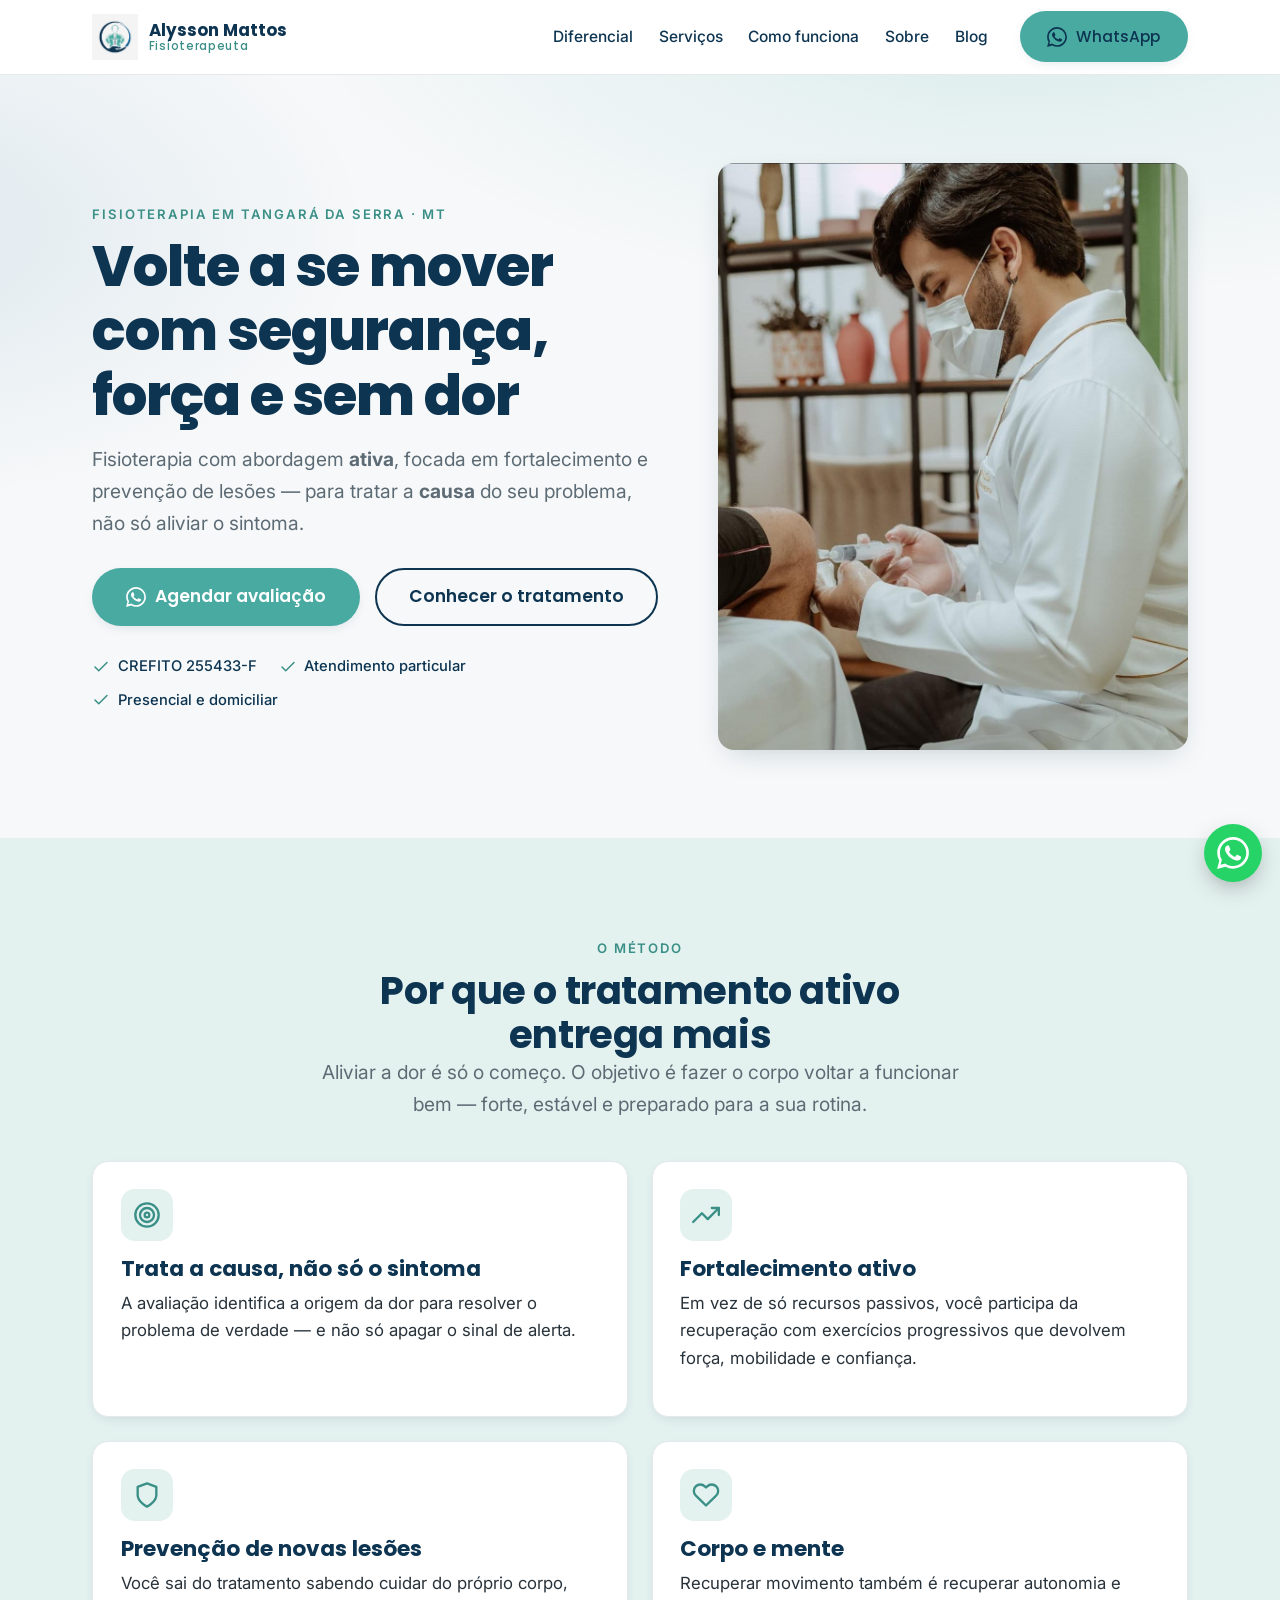
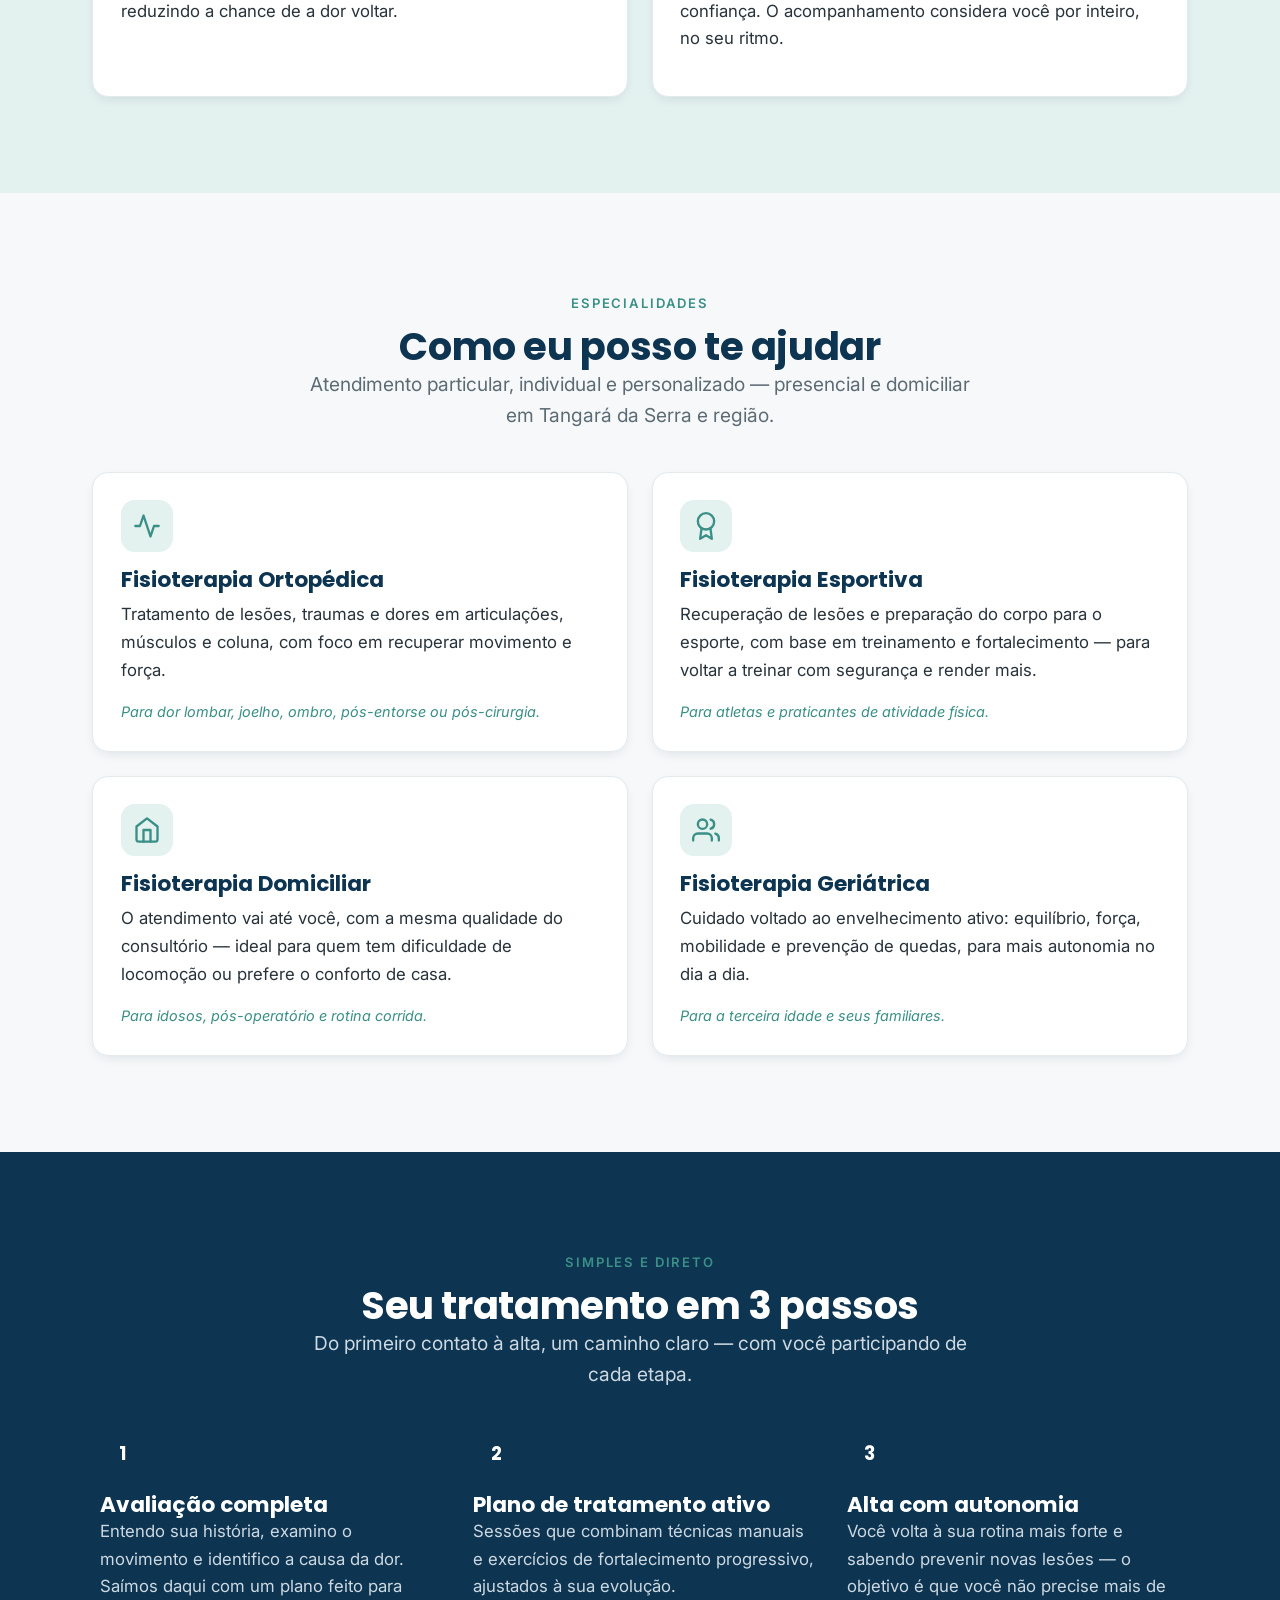
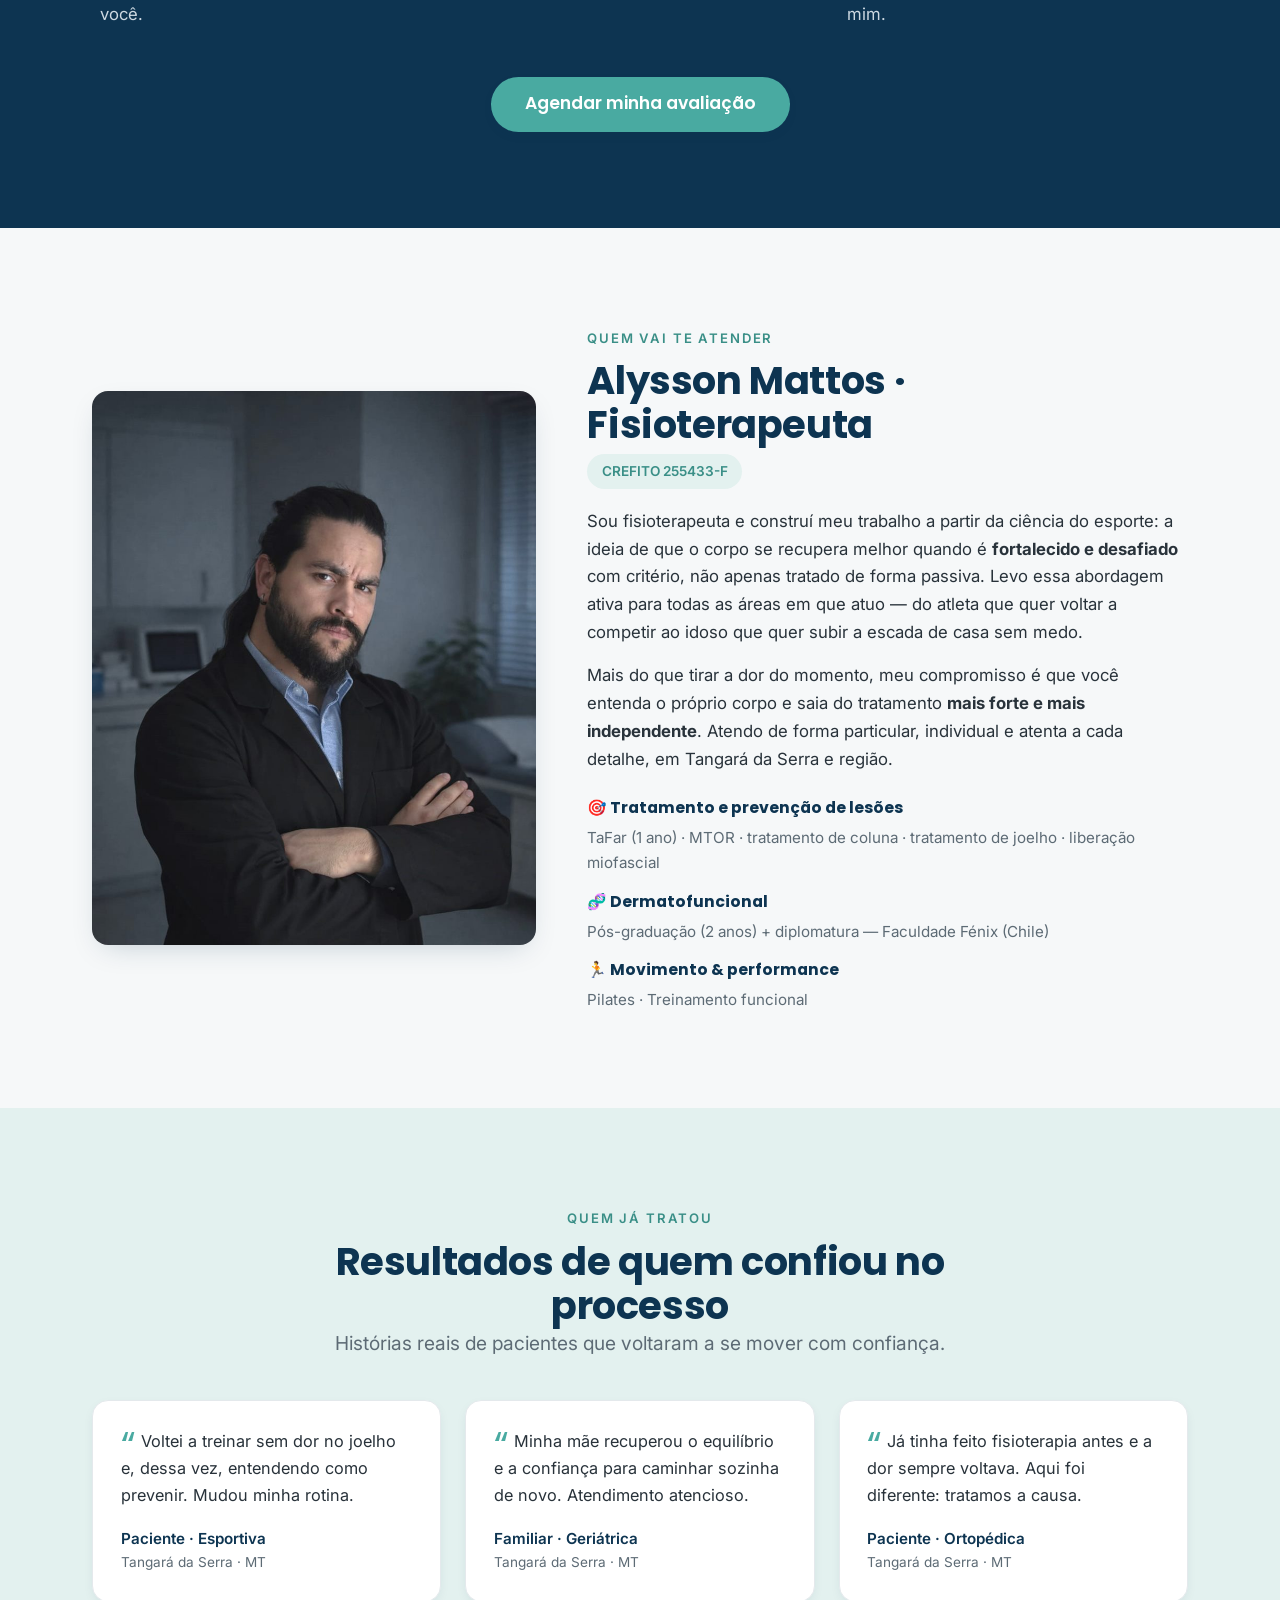
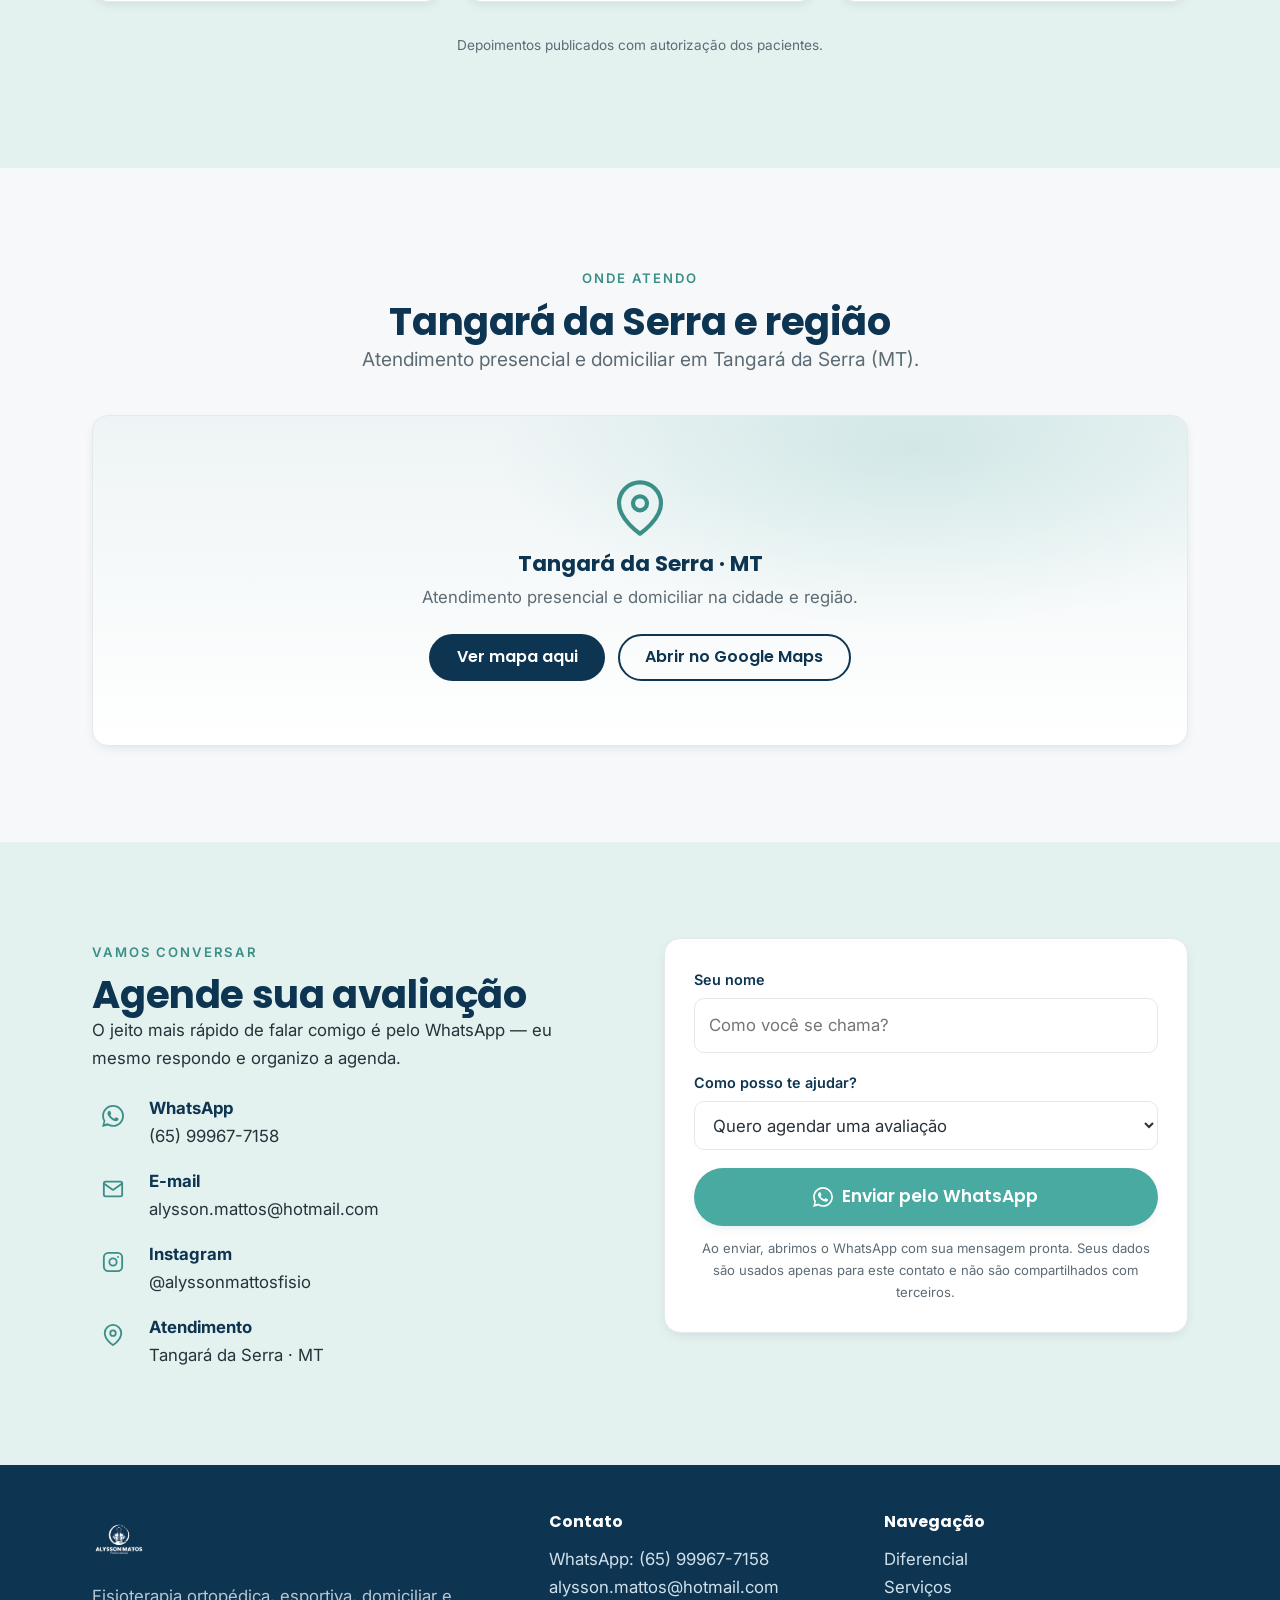
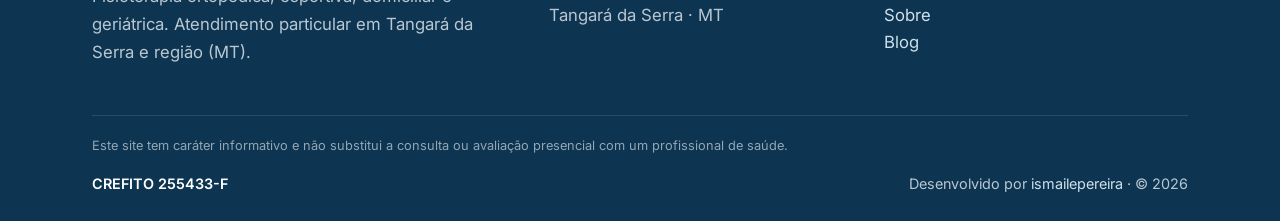
<file: index.html>
<!DOCTYPE html>
<html lang="pt-BR">
<head>
  <meta charset="UTF-8" />
  <meta name="viewport" content="width=device-width, initial-scale=1.0" />
  <title>Alysson Mattos · Fisioterapeuta em Tangará da Serra (MT)</title>
  <meta name="description" content="Fisioterapia ortopédica, esportiva, domiciliar e geriátrica em Tangará da Serra (MT). Abordagem ativa, focada em fortalecimento e prevenção de lesões. Atendimento particular." />
  <meta name="author" content="Alysson Mattos" />
  <link rel="canonical" href="https://ismailepereira.github.io/alysson-mattos-site/" />

  <!-- Open Graph -->
  <meta property="og:type" content="website" />
  <meta property="og:url" content="https://ismailepereira.github.io/alysson-mattos-site/" />
  <meta property="og:site_name" content="Alysson Mattos · Fisioterapeuta" />
  <meta property="og:title" content="Alysson Mattos · Fisioterapeuta em Tangará da Serra (MT)" />
  <meta property="og:description" content="Abordagem ativa, focada em fortalecimento e prevenção de lesões. Atendimento particular em Tangará da Serra (MT)." />
  <meta property="og:image" content="https://ismailepereira.github.io/alysson-mattos-site/assets/img/og-cover.png" />
  <meta property="og:image:width" content="1200" />
  <meta property="og:image:height" content="630" />
  <meta property="og:locale" content="pt_BR" />
  <meta name="twitter:card" content="summary_large_image" />
  <meta name="twitter:title" content="Alysson Mattos · Fisioterapeuta em Tangará da Serra (MT)" />
  <meta name="twitter:description" content="Fisioterapia com abordagem ativa: fortalecimento e prevenção de lesões." />
  <meta name="twitter:image" content="https://ismailepereira.github.io/alysson-mattos-site/assets/img/og-cover.png" />

  <!-- Favicons -->
  <link rel="icon" type="image/png" sizes="32x32" href="./assets/icons/favicon-32.png" />
  <link rel="icon" type="image/png" sizes="16x16" href="./assets/icons/favicon-16.png" />
  <link rel="apple-touch-icon" href="./assets/icons/favicon-180.png" />

  <!-- Fontes -->
  <link rel="preconnect" href="https://fonts.googleapis.com" />
  <link rel="preconnect" href="https://fonts.gstatic.com" crossorigin />
  <link href="https://fonts.googleapis.com/css2?family=Inter:wght@400;500;600&family=Poppins:wght@600;700;800&display=swap" rel="stylesheet" />

  <link rel="stylesheet" href="./assets/css/styles.css" />
  <script type="application/ld+json">
  {
    "@context": "https://schema.org",
    "@type": "Physiotherapy",
    "name": "Alysson Mattos · Fisioterapeuta",
    "description": "Fisioterapia ortopédica, esportiva, domiciliar e geriátrica com abordagem ativa, em Tangará da Serra (MT). Atendimento particular.",
    "url": "https://ismailepereira.github.io/alysson-mattos-site/",
    "image": "https://ismailepereira.github.io/alysson-mattos-site/assets/img/og-cover.png",
    "telephone": "+5565999677158",
    "email": "alysson.mattos@hotmail.com",
    "priceRange": "$$",
    "medicalSpecialty": "Physiotherapy",
    "areaServed": { "@type": "City", "name": "Tangará da Serra", "addressRegion": "MT", "addressCountry": "BR" },
    "address": { "@type": "PostalAddress", "addressLocality": "Tangará da Serra", "addressRegion": "MT", "addressCountry": "BR" },
    "founder": { "@type": "Person", "name": "Alysson Mattos", "jobTitle": "Fisioterapeuta", "identifier": "CREFITO 255433-F" },
    "sameAs": ["https://instagram.com/alyssonmattosfisio"]
  }
  </script>
</head>
<body>
  <a class="skip-link" href="#conteudo">Pular para o conteúdo</a>

  <!-- ============ HEADER ============ -->
  <header class="header">
    <div class="container header__inner">
      <a class="brand" href="#topo" aria-label="Alysson Mattos · Fisioterapeuta — início">
        <img src="./assets/logo/icone.png" alt="" />
        <span class="brand__name">Alysson Mattos<span>Fisioterapeuta</span></span>
      </a>

      <nav class="nav" aria-label="Navegação principal">
        <ul class="nav-list">
          <li><a href="#diferencial">Diferencial</a></li>
          <li><a href="#servicos">Serviços</a></li>
          <li><a href="#como-funciona">Como funciona</a></li>
          <li><a href="#sobre">Sobre</a></li>
          <li><a href="blog.html">Blog</a></li>
          <li class="nav-cta">
            <a class="btn btn--whatsapp" href="https://wa.me/5565999677158" target="_blank" rel="noopener">
              <svg class="ico" viewBox="0 0 24 24" aria-hidden="true"><path d="M.057 24l1.687-6.163a11.867 11.867 0 01-1.587-5.946C.16 5.335 5.495 0 12.05 0a11.82 11.82 0 018.413 3.488 11.82 11.82 0 013.48 8.414c-.003 6.557-5.338 11.892-11.893 11.892a11.9 11.9 0 01-5.688-1.448L.057 24zm6.597-3.807c1.676.995 3.276 1.591 5.392 1.592 5.448 0 9.886-4.434 9.889-9.885.002-5.462-4.415-9.89-9.881-9.892-5.452 0-9.887 4.434-9.889 9.884a9.86 9.86 0 001.51 5.26l-.999 3.648 3.738-.979zm11.387-5.464c-.074-.124-.272-.198-.57-.347-.297-.149-1.758-.868-2.031-.967-.272-.099-.47-.149-.669.149-.198.297-.768.967-.941 1.165-.173.198-.347.223-.644.074-.297-.149-1.255-.462-2.39-1.475-.883-.788-1.48-1.761-1.653-2.059-.173-.297-.018-.458.13-.606.134-.133.297-.347.446-.521.151-.172.2-.296.3-.495.099-.198.05-.372-.025-.521-.075-.148-.669-1.611-.916-2.206-.242-.579-.487-.501-.669-.51l-.57-.01c-.198 0-.52.074-.792.372-.272.297-1.04 1.016-1.04 2.479 0 1.462 1.065 2.875 1.213 3.074.149.198 2.096 3.2 5.077 4.487.709.306 1.263.489 1.694.626.712.226 1.36.194 1.872.118.571-.085 1.758-.719 2.006-1.413.248-.694.248-1.289.173-1.413z"/></svg>
              WhatsApp
            </a>
          </li>
        </ul>
      </nav>

      <button class="nav-toggle" aria-label="Abrir menu" aria-expanded="false" aria-controls="nav">
        <span></span><span></span><span></span>
      </button>
    </div>
  </header>

  <main id="conteudo">
    <!-- ============ HERO ============ -->
    <section class="hero" id="topo">
      <div class="container hero__grid">
        <div class="hero__content reveal">
          <span class="eyebrow">Fisioterapia em Tangará da Serra · MT</span>
          <h1 class="hero__title">Volte a se mover com segurança, força e sem dor</h1>
          <p class="lead">
            Fisioterapia com abordagem <strong>ativa</strong>, focada em fortalecimento e
            prevenção de lesões — para tratar a <strong>causa</strong> do seu problema, não só
            aliviar o sintoma.
          </p>
          <div class="hero__cta">
            <a class="btn btn--whatsapp btn--lg" href="https://wa.me/5565999677158?text=Ol%C3%A1%2C%20Alysson!%20Vim%20pelo%20site%20e%20gostaria%20de%20agendar%20uma%20avalia%C3%A7%C3%A3o." target="_blank" rel="noopener">
              <svg class="ico" viewBox="0 0 24 24" aria-hidden="true"><path d="M.057 24l1.687-6.163a11.867 11.867 0 01-1.587-5.946C.16 5.335 5.495 0 12.05 0a11.82 11.82 0 018.413 3.488 11.82 11.82 0 013.48 8.414c-.003 6.557-5.338 11.892-11.893 11.892a11.9 11.9 0 01-5.688-1.448L.057 24zm6.597-3.807c1.676.995 3.276 1.591 5.392 1.592 5.448 0 9.886-4.434 9.889-9.885.002-5.462-4.415-9.89-9.881-9.892-5.452 0-9.887 4.434-9.889 9.884a9.86 9.86 0 001.51 5.26l-.999 3.648 3.738-.979zm11.387-5.464c-.074-.124-.272-.198-.57-.347-.297-.149-1.758-.868-2.031-.967-.272-.099-.47-.149-.669.149-.198.297-.768.967-.941 1.165-.173.198-.347.223-.644.074-.297-.149-1.255-.462-2.39-1.475-.883-.788-1.48-1.761-1.653-2.059-.173-.297-.018-.458.13-.606.134-.133.297-.347.446-.521.151-.172.2-.296.3-.495.099-.198.05-.372-.025-.521-.075-.148-.669-1.611-.916-2.206-.242-.579-.487-.501-.669-.51l-.57-.01c-.198 0-.52.074-.792.372-.272.297-1.04 1.016-1.04 2.479 0 1.462 1.065 2.875 1.213 3.074.149.198 2.096 3.2 5.077 4.487.709.306 1.263.489 1.694.626.712.226 1.36.194 1.872.118.571-.085 1.758-.719 2.006-1.413.248-.694.248-1.289.173-1.413z"/></svg>
              Agendar avaliação
            </a>
            <a class="btn btn--outline btn--lg" href="#diferencial">Conhecer o tratamento</a>
          </div>
          <ul class="hero__trust">
            <li><svg viewBox="0 0 24 24" fill="none" stroke="currentColor" stroke-width="2" stroke-linecap="round" stroke-linejoin="round"><path d="M20 6L9 17l-5-5"/></svg> CREFITO 255433-F</li>
            <li><svg viewBox="0 0 24 24" fill="none" stroke="currentColor" stroke-width="2" stroke-linecap="round" stroke-linejoin="round"><path d="M20 6L9 17l-5-5"/></svg> Atendimento particular</li>
            <li><svg viewBox="0 0 24 24" fill="none" stroke="currentColor" stroke-width="2" stroke-linecap="round" stroke-linejoin="round"><path d="M20 6L9 17l-5-5"/></svg> Presencial e domiciliar</li>
          </ul>
        </div>
        <div class="hero__media reveal">
          <img src="./assets/img/atendimento.jpg" width="1000" height="1251" alt="Alysson Mattos realizando atendimento de fisioterapia" loading="eager" fetchpriority="high" />
        </div>
      </div>
    </section>

    <!-- ============ DIFERENCIAL ============ -->
    <section class="section section--tint" id="diferencial">
      <div class="container">
        <div class="section__head center reveal">
          <span class="eyebrow">O método</span>
          <h2>Por que o tratamento ativo entrega mais</h2>
          <p class="lead">Aliviar a dor é só o começo. O objetivo é fazer o corpo voltar a
            funcionar bem — forte, estável e preparado para a sua rotina.</p>
        </div>
        <div class="grid grid--2 reveal">
          <article class="card">
            <div class="card__icon"><svg viewBox="0 0 24 24" fill="none" stroke="currentColor" stroke-width="2" stroke-linecap="round" stroke-linejoin="round"><circle cx="12" cy="12" r="10"/><circle cx="12" cy="12" r="6"/><circle cx="12" cy="12" r="2"/></svg></div>
            <h3>Trata a causa, não só o sintoma</h3>
            <p>A avaliação identifica a origem da dor para resolver o problema de verdade — e não só apagar o sinal de alerta.</p>
          </article>
          <article class="card">
            <div class="card__icon"><svg viewBox="0 0 24 24" fill="none" stroke="currentColor" stroke-width="2" stroke-linecap="round" stroke-linejoin="round"><polyline points="23 6 13.5 15.5 8.5 10.5 1 18"/><polyline points="17 6 23 6 23 12"/></svg></div>
            <h3>Fortalecimento ativo</h3>
            <p>Em vez de só recursos passivos, você participa da recuperação com exercícios progressivos que devolvem força, mobilidade e confiança.</p>
          </article>
          <article class="card">
            <div class="card__icon"><svg viewBox="0 0 24 24" fill="none" stroke="currentColor" stroke-width="2" stroke-linecap="round" stroke-linejoin="round"><path d="M12 22s8-4 8-10V5l-8-3-8 3v7c0 6 8 10 8 10z"/></svg></div>
            <h3>Prevenção de novas lesões</h3>
            <p>Você sai do tratamento sabendo cuidar do próprio corpo, reduzindo a chance de a dor voltar.</p>
          </article>
          <article class="card">
            <div class="card__icon"><svg viewBox="0 0 24 24" fill="none" stroke="currentColor" stroke-width="2" stroke-linecap="round" stroke-linejoin="round"><path d="M20.8 4.6a5.5 5.5 0 0 0-7.8 0L12 5.6l-1-1a5.5 5.5 0 1 0-7.8 7.8l1 1L12 21l7.8-7.6 1-1a5.5 5.5 0 0 0 0-7.8z"/></svg></div>
            <h3>Corpo e mente</h3>
            <p>Recuperar movimento também é recuperar autonomia e confiança. O acompanhamento considera você por inteiro, no seu ritmo.</p>
          </article>
        </div>
      </div>
    </section>

    <!-- ============ SERVIÇOS ============ -->
    <section class="section" id="servicos">
      <div class="container">
        <div class="section__head center reveal">
          <span class="eyebrow">Especialidades</span>
          <h2>Como eu posso te ajudar</h2>
          <p class="lead">Atendimento particular, individual e personalizado — presencial e
            domiciliar em Tangará da Serra e região.</p>
        </div>
        <div class="grid grid--2 reveal">
          <article class="card">
            <div class="card__icon"><svg viewBox="0 0 24 24" fill="none" stroke="currentColor" stroke-width="2" stroke-linecap="round" stroke-linejoin="round"><polyline points="22 12 18 12 15 21 9 3 6 12 2 12"/></svg></div>
            <h3>Fisioterapia Ortopédica</h3>
            <p>Tratamento de lesões, traumas e dores em articulações, músculos e coluna, com foco em recuperar movimento e força.</p>
            <span class="card__for">Para dor lombar, joelho, ombro, pós-entorse ou pós-cirurgia.</span>
          </article>
          <article class="card">
            <div class="card__icon"><svg viewBox="0 0 24 24" fill="none" stroke="currentColor" stroke-width="2" stroke-linecap="round" stroke-linejoin="round"><circle cx="12" cy="8" r="7"/><polyline points="8.21 13.89 7 23 12 20 17 23 15.79 13.88"/></svg></div>
            <h3>Fisioterapia Esportiva</h3>
            <p>Recuperação de lesões e preparação do corpo para o esporte, com base em treinamento e fortalecimento — para voltar a treinar com segurança e render mais.</p>
            <span class="card__for">Para atletas e praticantes de atividade física.</span>
          </article>
          <article class="card">
            <div class="card__icon"><svg viewBox="0 0 24 24" fill="none" stroke="currentColor" stroke-width="2" stroke-linecap="round" stroke-linejoin="round"><path d="M3 9l9-7 9 7v11a2 2 0 0 1-2 2H5a2 2 0 0 1-2-2z"/><polyline points="9 22 9 12 15 12 15 22"/></svg></div>
            <h3>Fisioterapia Domiciliar</h3>
            <p>O atendimento vai até você, com a mesma qualidade do consultório — ideal para quem tem dificuldade de locomoção ou prefere o conforto de casa.</p>
            <span class="card__for">Para idosos, pós-operatório e rotina corrida.</span>
          </article>
          <article class="card">
            <div class="card__icon"><svg viewBox="0 0 24 24" fill="none" stroke="currentColor" stroke-width="2" stroke-linecap="round" stroke-linejoin="round"><path d="M17 21v-2a4 4 0 0 0-4-4H5a4 4 0 0 0-4 4v2"/><circle cx="9" cy="7" r="4"/><path d="M23 21v-2a4 4 0 0 0-3-3.87"/><path d="M16 3.13a4 4 0 0 1 0 7.75"/></svg></div>
            <h3>Fisioterapia Geriátrica</h3>
            <p>Cuidado voltado ao envelhecimento ativo: equilíbrio, força, mobilidade e prevenção de quedas, para mais autonomia no dia a dia.</p>
            <span class="card__for">Para a terceira idade e seus familiares.</span>
          </article>
        </div>
      </div>
    </section>

    <!-- ============ COMO FUNCIONA ============ -->
    <section class="section section--petrol" id="como-funciona">
      <div class="container">
        <div class="section__head center reveal">
          <span class="eyebrow">Simples e direto</span>
          <h2>Seu tratamento em 3 passos</h2>
          <p class="lead" style="color:#cdd9e2">Do primeiro contato à alta, um caminho claro — com você participando de cada etapa.</p>
        </div>
        <div class="grid grid--3 steps reveal">
          <div class="step">
            <div class="step__num">1</div>
            <h3>Avaliação completa</h3>
            <p style="color:#cdd9e2">Entendo sua história, examino o movimento e identifico a causa da dor. Saímos daqui com um plano feito para você.</p>
          </div>
          <div class="step">
            <div class="step__num">2</div>
            <h3>Plano de tratamento ativo</h3>
            <p style="color:#cdd9e2">Sessões que combinam técnicas manuais e exercícios de fortalecimento progressivo, ajustados à sua evolução.</p>
          </div>
          <div class="step">
            <div class="step__num">3</div>
            <h3>Alta com autonomia</h3>
            <p style="color:#cdd9e2">Você volta à sua rotina mais forte e sabendo prevenir novas lesões — o objetivo é que você não precise mais de mim.</p>
          </div>
        </div>
        <div class="text-center mt-2 reveal">
          <a class="btn btn--whatsapp btn--lg" href="https://wa.me/5565999677158?text=Ol%C3%A1%2C%20Alysson!%20Quero%20agendar%20minha%20avalia%C3%A7%C3%A3o." target="_blank" rel="noopener">Agendar minha avaliação</a>
        </div>
      </div>
    </section>

    <!-- ============ SOBRE ============ -->
    <section class="section" id="sobre">
      <div class="container">
        <div class="sobre__grid">
          <div class="sobre__photo reveal">
            <img src="./assets/img/perfil.jpg" width="850" height="1275" alt="Alysson Mattos, fisioterapeuta" loading="lazy" />
          </div>
          <div class="reveal">
            <span class="eyebrow">Quem vai te atender</span>
            <h2>Alysson Mattos · Fisioterapeuta</h2>
            <p class="badge" style="margin:.4rem 0 1.2rem">CREFITO 255433-F</p>
            <p>Sou fisioterapeuta e construí meu trabalho a partir da ciência do esporte: a ideia
              de que o corpo se recupera melhor quando é <strong>fortalecido e desafiado</strong>
              com critério, não apenas tratado de forma passiva. Levo essa abordagem ativa para
              todas as áreas em que atuo — do atleta que quer voltar a competir ao idoso que quer
              subir a escada de casa sem medo.</p>
            <p>Mais do que tirar a dor do momento, meu compromisso é que você entenda o próprio
              corpo e saia do tratamento <strong>mais forte e mais independente</strong>. Atendo
              de forma particular, individual e atenta a cada detalhe, em Tangará da Serra e região.</p>

            <div class="selos">
              <div class="selo">
                <h4>🎯 Tratamento e prevenção de lesões</h4>
                <p>TaFar (1 ano) · MTOR · tratamento de coluna · tratamento de joelho · liberação miofascial</p>
              </div>
              <div class="selo">
                <h4>🧬 Dermatofuncional</h4>
                <p>Pós-graduação (2 anos) + diplomatura — Faculdade Fénix (Chile)</p>
              </div>
              <div class="selo">
                <h4>🏃 Movimento &amp; performance</h4>
                <p>Pilates · Treinamento funcional</p>
              </div>
            </div>
          </div>
        </div>
      </div>
    </section>

    <!-- ============ DEPOIMENTOS ============ -->
    <!-- Ética: publicar somente com consentimento do paciente; sem promessa de resultado.
         Textos abaixo são PLACEHOLDER até a curadoria dos depoimentos reais do Instagram. -->
    <section class="section section--tint" id="depoimentos">
      <div class="container">
        <div class="section__head center reveal">
          <span class="eyebrow">Quem já tratou</span>
          <h2>Resultados de quem confiou no processo</h2>
          <p class="lead">Histórias reais de pacientes que voltaram a se mover com confiança.</p>
        </div>
        <div class="grid grid--3 reveal">
          <figure class="testimonial">
            <blockquote class="testimonial__quote">Voltei a treinar sem dor no joelho e, dessa vez, entendendo como prevenir. Mudou minha rotina.</blockquote>
            <figcaption class="testimonial__author">Paciente · Esportiva <span>Tangará da Serra · MT</span></figcaption>
          </figure>
          <figure class="testimonial">
            <blockquote class="testimonial__quote">Minha mãe recuperou o equilíbrio e a confiança para caminhar sozinha de novo. Atendimento atencioso.</blockquote>
            <figcaption class="testimonial__author">Familiar · Geriátrica <span>Tangará da Serra · MT</span></figcaption>
          </figure>
          <figure class="testimonial">
            <blockquote class="testimonial__quote">Já tinha feito fisioterapia antes e a dor sempre voltava. Aqui foi diferente: tratamos a causa.</blockquote>
            <figcaption class="testimonial__author">Paciente · Ortopédica <span>Tangará da Serra · MT</span></figcaption>
          </figure>
        </div>
        <p class="text-center muted mt-2" style="font-size:.85rem">Depoimentos publicados com autorização dos pacientes.</p>
      </div>
    </section>

    <!-- ============ ÁREA DE ATENDIMENTO ============ -->
    <section class="section" id="area">
      <div class="container">
        <div class="section__head center reveal">
          <span class="eyebrow">Onde atendo</span>
          <h2>Tangará da Serra e região</h2>
          <p class="lead">Atendimento presencial e domiciliar em Tangará da Serra (MT).</p>
        </div>
        <div class="map-facade reveal" data-map="https://maps.google.com/maps?q=Tangar%C3%A1%20da%20Serra%2C%20MT&z=12&output=embed">
          <div class="map-facade__inner">
            <svg class="pin" viewBox="0 0 24 24" fill="none" stroke="currentColor" stroke-width="1.8" stroke-linecap="round" stroke-linejoin="round" aria-hidden="true"><path d="M21 10c0 7-9 13-9 13s-9-6-9-13a9 9 0 0 1 18 0z"/><circle cx="12" cy="10" r="3"/></svg>
            <h3>Tangará da Serra · MT</h3>
            <p class="muted">Atendimento presencial e domiciliar na cidade e região.</p>
            <div class="map-facade__actions">
              <button type="button" class="btn btn--primary map-facade__load">Ver mapa aqui</button>
              <a class="btn btn--outline" href="https://www.google.com/maps/search/?api=1&query=Tangar%C3%A1+da+Serra%2C+MT" target="_blank" rel="noopener">Abrir no Google Maps</a>
            </div>
          </div>
        </div>
      </div>
    </section>

    <!-- ============ CONTATO ============ -->
    <section class="section section--tint" id="contato">
      <div class="container">
        <div class="contato__grid">
          <div class="reveal">
            <span class="eyebrow">Vamos conversar</span>
            <h2>Agende sua avaliação</h2>
            <p>O jeito mais rápido de falar comigo é pelo WhatsApp — eu mesmo respondo e organizo a agenda.</p>
            <ul class="contato__list">
              <li class="contato__item">
                <span class="ico-wrap"><svg viewBox="0 0 24 24" fill="currentColor" aria-hidden="true"><path d="M.057 24l1.687-6.163a11.867 11.867 0 01-1.587-5.946C.16 5.335 5.495 0 12.05 0a11.82 11.82 0 018.413 3.488 11.82 11.82 0 013.48 8.414c-.003 6.557-5.338 11.892-11.893 11.892a11.9 11.9 0 01-5.688-1.448L.057 24zm6.597-3.807c1.676.995 3.276 1.591 5.392 1.592 5.448 0 9.886-4.434 9.889-9.885.002-5.462-4.415-9.89-9.881-9.892-5.452 0-9.887 4.434-9.889 9.884a9.86 9.86 0 001.51 5.26l-.999 3.648 3.738-.979zm11.387-5.464c-.074-.124-.272-.198-.57-.347-.297-.149-1.758-.868-2.031-.967-.272-.099-.47-.149-.669.149-.198.297-.768.967-.941 1.165-.173.198-.347.223-.644.074-.297-.149-1.255-.462-2.39-1.475-.883-.788-1.48-1.761-1.653-2.059-.173-.297-.018-.458.13-.606.134-.133.297-.347.446-.521.151-.172.2-.296.3-.495.099-.198.05-.372-.025-.521-.075-.148-.669-1.611-.916-2.206-.242-.579-.487-.501-.669-.51l-.57-.01c-.198 0-.52.074-.792.372-.272.297-1.04 1.016-1.04 2.479 0 1.462 1.065 2.875 1.213 3.074.149.198 2.096 3.2 5.077 4.487.709.306 1.263.489 1.694.626.712.226 1.36.194 1.872.118.571-.085 1.758-.719 2.006-1.413.248-.694.248-1.289.173-1.413z"/></svg></span>
                <span><strong>WhatsApp</strong><a href="https://wa.me/5565999677158" target="_blank" rel="noopener">(65) 99967-7158</a></span>
              </li>
              <li class="contato__item">
                <span class="ico-wrap"><svg viewBox="0 0 24 24" fill="none" stroke="currentColor" stroke-width="2" stroke-linecap="round" stroke-linejoin="round"><rect x="2" y="4" width="20" height="16" rx="2"/><polyline points="22,6 12,13 2,6"/></svg></span>
                <span><strong>E-mail</strong><a href="mailto:alysson.mattos@hotmail.com">alysson.mattos@hotmail.com</a></span>
              </li>
              <li class="contato__item">
                <span class="ico-wrap"><svg viewBox="0 0 24 24" fill="none" stroke="currentColor" stroke-width="2" stroke-linecap="round" stroke-linejoin="round"><rect x="2" y="2" width="20" height="20" rx="5"/><circle cx="12" cy="12" r="4"/><line x1="17.5" y1="6.5" x2="17.51" y2="6.5"/></svg></span>
                <span><strong>Instagram</strong><a href="https://instagram.com/" target="_blank" rel="noopener">@alyssonmattosfisio</a></span>
              </li>
              <li class="contato__item">
                <span class="ico-wrap"><svg viewBox="0 0 24 24" fill="none" stroke="currentColor" stroke-width="2" stroke-linecap="round" stroke-linejoin="round"><path d="M21 10c0 7-9 13-9 13s-9-6-9-13a9 9 0 0 1 18 0z"/><circle cx="12" cy="10" r="3"/></svg></span>
                <span><strong>Atendimento</strong>Tangará da Serra · MT</span>
              </li>
            </ul>
          </div>

          <form class="form capture-form reveal" novalidate>
            <div class="field">
              <label for="nome">Seu nome</label>
              <input type="text" id="nome" name="nome" required placeholder="Como você se chama?" />
            </div>
            <div class="field">
              <label for="motivo">Como posso te ajudar?</label>
              <select id="motivo" name="motivo">
                <option value="Avaliação geral">Quero agendar uma avaliação</option>
                <option value="Fisioterapia ortopédica">Dor / lesão ortopédica</option>
                <option value="Fisioterapia esportiva">Lesão ou dor do esporte</option>
                <option value="Fisioterapia domiciliar">Atendimento domiciliar</option>
                <option value="Fisioterapia geriátrica">Cuidado com idoso</option>
                <option value="Dúvida">Tenho uma dúvida</option>
              </select>
            </div>
            <button type="submit" class="btn btn--whatsapp btn--lg">
              <svg class="ico" viewBox="0 0 24 24" aria-hidden="true"><path d="M.057 24l1.687-6.163a11.867 11.867 0 01-1.587-5.946C.16 5.335 5.495 0 12.05 0a11.82 11.82 0 018.413 3.488 11.82 11.82 0 013.48 8.414c-.003 6.557-5.338 11.892-11.893 11.892a11.9 11.9 0 01-5.688-1.448L.057 24zm6.597-3.807c1.676.995 3.276 1.591 5.392 1.592 5.448 0 9.886-4.434 9.889-9.885.002-5.462-4.415-9.89-9.881-9.892-5.452 0-9.887 4.434-9.889 9.884a9.86 9.86 0 001.51 5.26l-.999 3.648 3.738-.979zm11.387-5.464c-.074-.124-.272-.198-.57-.347-.297-.149-1.758-.868-2.031-.967-.272-.099-.47-.149-.669.149-.198.297-.768.967-.941 1.165-.173.198-.347.223-.644.074-.297-.149-1.255-.462-2.39-1.475-.883-.788-1.48-1.761-1.653-2.059-.173-.297-.018-.458.13-.606.134-.133.297-.347.446-.521.151-.172.2-.296.3-.495.099-.198.05-.372-.025-.521-.075-.148-.669-1.611-.916-2.206-.242-.579-.487-.501-.669-.51l-.57-.01c-.198 0-.52.074-.792.372-.272.297-1.04 1.016-1.04 2.479 0 1.462 1.065 2.875 1.213 3.074.149.198 2.096 3.2 5.077 4.487.709.306 1.263.489 1.694.626.712.226 1.36.194 1.872.118.571-.085 1.758-.719 2.006-1.413.248-.694.248-1.289.173-1.413z"/></svg>
              Enviar pelo WhatsApp
            </button>
            <p class="form__note">Ao enviar, abrimos o WhatsApp com sua mensagem pronta. Seus dados são usados apenas para este contato e não são compartilhados com terceiros.</p>
          </form>
        </div>
      </div>
    </section>
  </main>

  <!-- ============ FOOTER ============ -->
  <footer class="footer">
    <div class="container">
      <div class="footer__grid">
        <div>
          <img class="logo" src="./assets/logo/logo-branco.png" alt="Alysson Mattos · Fisioterapeuta" />
          <p>Fisioterapia ortopédica, esportiva, domiciliar e geriátrica. Atendimento particular em Tangará da Serra e região (MT).</p>
        </div>
        <div>
          <h4>Contato</h4>
          <ul>
            <li><a href="https://wa.me/5565999677158" target="_blank" rel="noopener">WhatsApp: (65) 99967-7158</a></li>
            <li><a href="mailto:alysson.mattos@hotmail.com">alysson.mattos@hotmail.com</a></li>
            <li>Tangará da Serra · MT</li>
          </ul>
        </div>
        <div>
          <h4>Navegação</h4>
          <ul>
            <li><a href="#diferencial">Diferencial</a></li>
            <li><a href="#servicos">Serviços</a></li>
            <li><a href="#sobre">Sobre</a></li>
            <li><a href="blog.html">Blog</a></li>
          </ul>
        </div>
      </div>
      <p class="footer__disclaimer">Este site tem caráter informativo e não substitui a consulta ou avaliação presencial com um profissional de saúde.</p>
      <div class="footer__bottom">
        <span class="footer__crefito">CREFITO 255433-F</span>
        <span>Desenvolvido por <a href="https://ismailepereira.github.io/" target="_blank" rel="noopener">ismailepereira</a> · © <span data-year>2026</span></span>
      </div>
    </div>
  </footer>

  <!-- WhatsApp flutuante -->
  <a class="wa-float" href="https://wa.me/5565999677158" target="_blank" rel="noopener" aria-label="Falar no WhatsApp">
    <svg viewBox="0 0 24 24" aria-hidden="true"><path d="M.057 24l1.687-6.163a11.867 11.867 0 01-1.587-5.946C.16 5.335 5.495 0 12.05 0a11.82 11.82 0 018.413 3.488 11.82 11.82 0 013.48 8.414c-.003 6.557-5.338 11.892-11.893 11.892a11.9 11.9 0 01-5.688-1.448L.057 24zm6.597-3.807c1.676.995 3.276 1.591 5.392 1.592 5.448 0 9.886-4.434 9.889-9.885.002-5.462-4.415-9.89-9.881-9.892-5.452 0-9.887 4.434-9.889 9.884a9.86 9.86 0 001.51 5.26l-.999 3.648 3.738-.979zm11.387-5.464c-.074-.124-.272-.198-.57-.347-.297-.149-1.758-.868-2.031-.967-.272-.099-.47-.149-.669.149-.198.297-.768.967-.941 1.165-.173.198-.347.223-.644.074-.297-.149-1.255-.462-2.39-1.475-.883-.788-1.48-1.761-1.653-2.059-.173-.297-.018-.458.13-.606.134-.133.297-.347.446-.521.151-.172.2-.296.3-.495.099-.198.05-.372-.025-.521-.075-.148-.669-1.611-.916-2.206-.242-.579-.487-.501-.669-.51l-.57-.01c-.198 0-.52.074-.792.372-.272.297-1.04 1.016-1.04 2.479 0 1.462 1.065 2.875 1.213 3.074.149.198 2.096 3.2 5.077 4.487.709.306 1.263.489 1.694.626.712.226 1.36.194 1.872.118.571-.085 1.758-.719 2.006-1.413.248-.694.248-1.289.173-1.413z"/></svg>
  </a>

  <script src="./assets/js/main.js"></script>
</body>
</html>
</file>
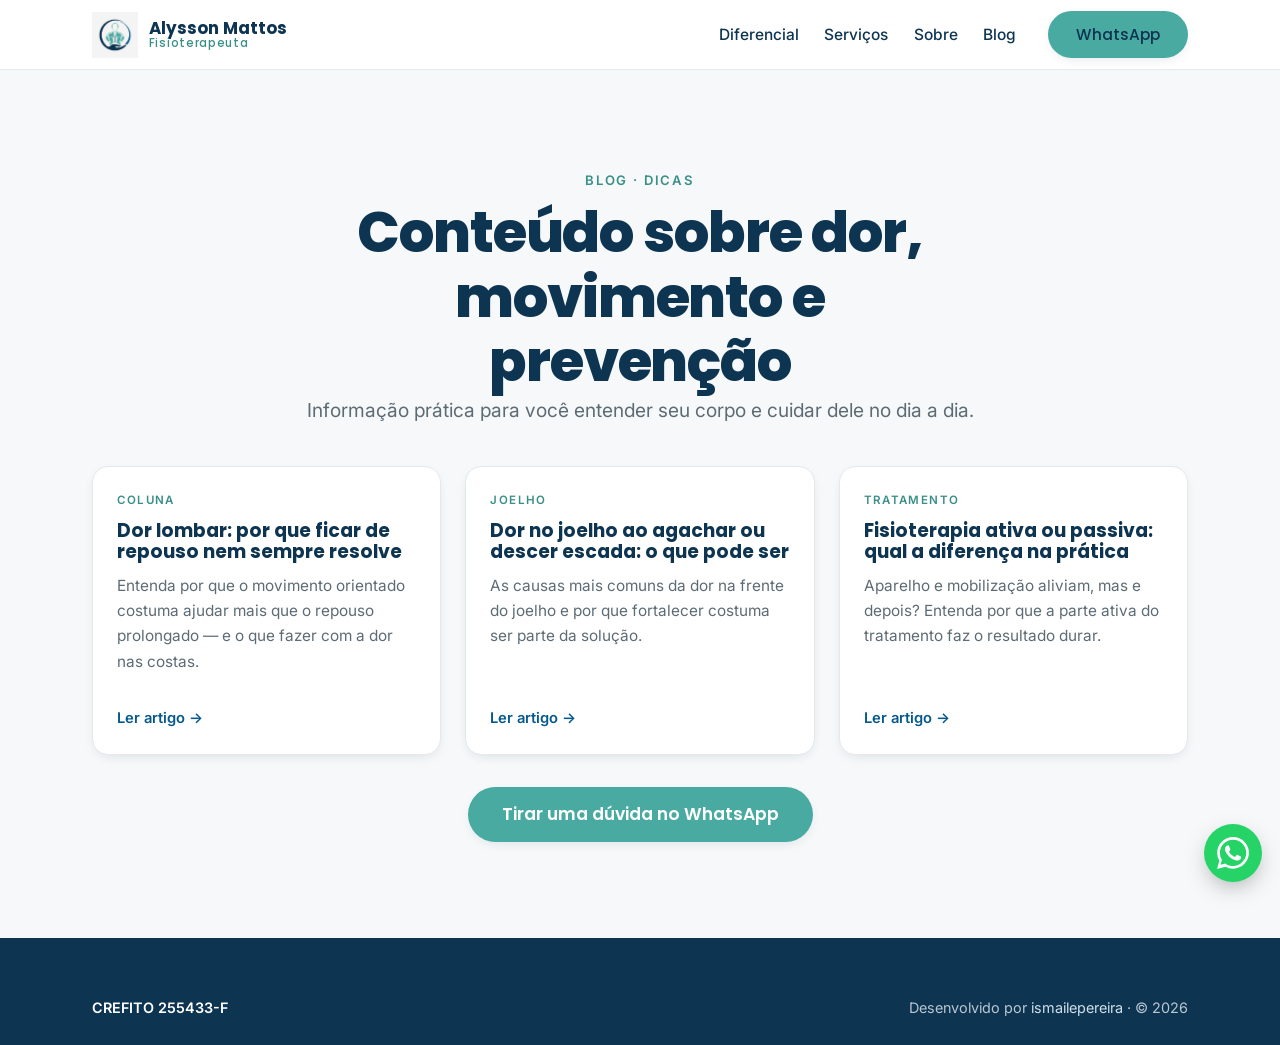
<file: blog.html>
<!DOCTYPE html>
<html lang="pt-BR">
<head>
  <meta charset="UTF-8" />
  <meta name="viewport" content="width=device-width, initial-scale=1.0" />
  <title>Blog · Dicas de Fisioterapia em Tangará da Serra — Alysson Mattos</title>
  <meta name="description" content="Dicas de fisioterapia, prevenção de lesões, dor lombar, dor no joelho e movimento. Conteúdo por Alysson Mattos, fisioterapeuta em Tangará da Serra (MT)." />
  <link rel="canonical" href="https://ismailepereira.github.io/alysson-mattos-site/blog.html" />
  <meta property="og:type" content="website" />
  <meta property="og:title" content="Blog · Dicas de Fisioterapia — Alysson Mattos" />
  <meta property="og:description" content="Conteúdo sobre dor, movimento e prevenção, por um fisioterapeuta de Tangará da Serra (MT)." />
  <meta property="og:image" content="https://ismailepereira.github.io/alysson-mattos-site/assets/img/og-cover.png" />
  <meta name="twitter:card" content="summary_large_image" />
  <meta name="twitter:image" content="https://ismailepereira.github.io/alysson-mattos-site/assets/img/og-cover.png" />
  <link rel="icon" type="image/png" sizes="32x32" href="./assets/icons/favicon-32.png" />
  <link rel="icon" type="image/png" sizes="16x16" href="./assets/icons/favicon-16.png" />
  <link rel="apple-touch-icon" href="./assets/icons/favicon-180.png" />
  <link rel="preconnect" href="https://fonts.googleapis.com" />
  <link rel="preconnect" href="https://fonts.gstatic.com" crossorigin />
  <link href="https://fonts.googleapis.com/css2?family=Inter:wght@400;500;600&family=Poppins:wght@600;700;800&display=swap" rel="stylesheet" />
  <link rel="stylesheet" href="./assets/css/styles.css" />
</head>
<body>
  <a class="skip-link" href="#conteudo">Pular para o conteúdo</a>

  <header class="header">
    <div class="container header__inner">
      <a class="brand" href="./index.html" aria-label="Alysson Mattos · Fisioterapeuta — início">
        <img src="./assets/logo/icone.png" alt="" />
        <span class="brand__name">Alysson Mattos<span>Fisioterapeuta</span></span>
      </a>
      <nav class="nav" aria-label="Navegação principal">
        <ul class="nav-list">
          <li><a href="./index.html#diferencial">Diferencial</a></li>
          <li><a href="./index.html#servicos">Serviços</a></li>
          <li><a href="./index.html#sobre">Sobre</a></li>
          <li><a href="blog.html" aria-current="page">Blog</a></li>
          <li class="nav-cta">
            <a class="btn btn--whatsapp" href="https://wa.me/5565999677158" target="_blank" rel="noopener">WhatsApp</a>
          </li>
        </ul>
      </nav>
      <button class="nav-toggle" aria-label="Abrir menu" aria-expanded="false"><span></span><span></span><span></span></button>
    </div>
  </header>

  <main id="conteudo" class="section">
    <div class="container">
      <div class="section__head center reveal">
        <span class="eyebrow">Blog · Dicas</span>
        <h1>Conteúdo sobre dor, movimento e prevenção</h1>
        <p class="lead">Informação prática para você entender seu corpo e cuidar dele no dia a dia.</p>
      </div>

      <div class="blog-grid reveal">
        <article class="post-card">
          <div class="post-card__body">
            <span class="post-card__cat">Coluna</span>
            <h3><a href="dor-lombar-repouso-nem-sempre-resolve.html">Dor lombar: por que ficar de repouso nem sempre resolve</a></h3>
            <p>Entenda por que o movimento orientado costuma ajudar mais que o repouso prolongado — e o que fazer com a dor nas costas.</p>
            <span class="post-card__more">Ler artigo →</span>
          </div>
        </article>

        <article class="post-card">
          <div class="post-card__body">
            <span class="post-card__cat">Joelho</span>
            <h3><a href="dor-no-joelho-ao-agachar-descer-escada.html">Dor no joelho ao agachar ou descer escada: o que pode ser</a></h3>
            <p>As causas mais comuns da dor na frente do joelho e por que fortalecer costuma ser parte da solução.</p>
            <span class="post-card__more">Ler artigo →</span>
          </div>
        </article>

        <article class="post-card">
          <div class="post-card__body">
            <span class="post-card__cat">Tratamento</span>
            <h3><a href="fisioterapia-ativa-ou-passiva.html">Fisioterapia ativa ou passiva: qual a diferença na prática</a></h3>
            <p>Aparelho e mobilização aliviam, mas e depois? Entenda por que a parte ativa do tratamento faz o resultado durar.</p>
            <span class="post-card__more">Ler artigo →</span>
          </div>
        </article>
      </div>

      <div class="text-center mt-2 reveal">
        <a class="btn btn--whatsapp btn--lg" href="https://wa.me/5565999677158?text=Ol%C3%A1%2C%20Alysson!%20Tenho%20uma%20d%C3%BAvida%20sobre%20fisioterapia." target="_blank" rel="noopener">Tirar uma dúvida no WhatsApp</a>
      </div>
    </div>
  </main>

  <footer class="footer">
    <div class="container">
      <div class="footer__bottom" style="border:0">
        <span class="footer__crefito">CREFITO 255433-F</span>
        <span>Desenvolvido por <a href="https://ismailepereira.github.io/" target="_blank" rel="noopener">ismailepereira</a> · © <span data-year>2026</span></span>
      </div>
    </div>
  </footer>

  <a class="wa-float" href="https://wa.me/5565999677158" target="_blank" rel="noopener" aria-label="Falar no WhatsApp">
    <svg viewBox="0 0 24 24" aria-hidden="true"><path d="M.057 24l1.687-6.163a11.867 11.867 0 01-1.587-5.946C.16 5.335 5.495 0 12.05 0a11.82 11.82 0 018.413 3.488 11.82 11.82 0 013.48 8.414c-.003 6.557-5.338 11.892-11.893 11.892a11.9 11.9 0 01-5.688-1.448L.057 24zm6.597-3.807c1.676.995 3.276 1.591 5.392 1.592 5.448 0 9.886-4.434 9.889-9.885.002-5.462-4.415-9.89-9.881-9.892-5.452 0-9.887 4.434-9.889 9.884a9.86 9.86 0 001.51 5.26l-.999 3.648 3.738-.979zm11.387-5.464c-.074-.124-.272-.198-.57-.347-.297-.149-1.758-.868-2.031-.967-.272-.099-.47-.149-.669.149-.198.297-.768.967-.941 1.165-.173.198-.347.223-.644.074-.297-.149-1.255-.462-2.39-1.475-.883-.788-1.48-1.761-1.653-2.059-.173-.297-.018-.458.13-.606.134-.133.297-.347.446-.521.151-.172.2-.296.3-.495.099-.198.05-.372-.025-.521-.075-.148-.669-1.611-.916-2.206-.242-.579-.487-.501-.669-.51l-.57-.01c-.198 0-.52.074-.792.372-.272.297-1.04 1.016-1.04 2.479 0 1.462 1.065 2.875 1.213 3.074.149.198 2.096 3.2 5.077 4.487.709.306 1.263.489 1.694.626.712.226 1.36.194 1.872.118.571-.085 1.758-.719 2.006-1.413.248-.694.248-1.289.173-1.413z"/></svg>
  </a>

  <script src="./assets/js/main.js"></script>
</body>
</html>
</file>
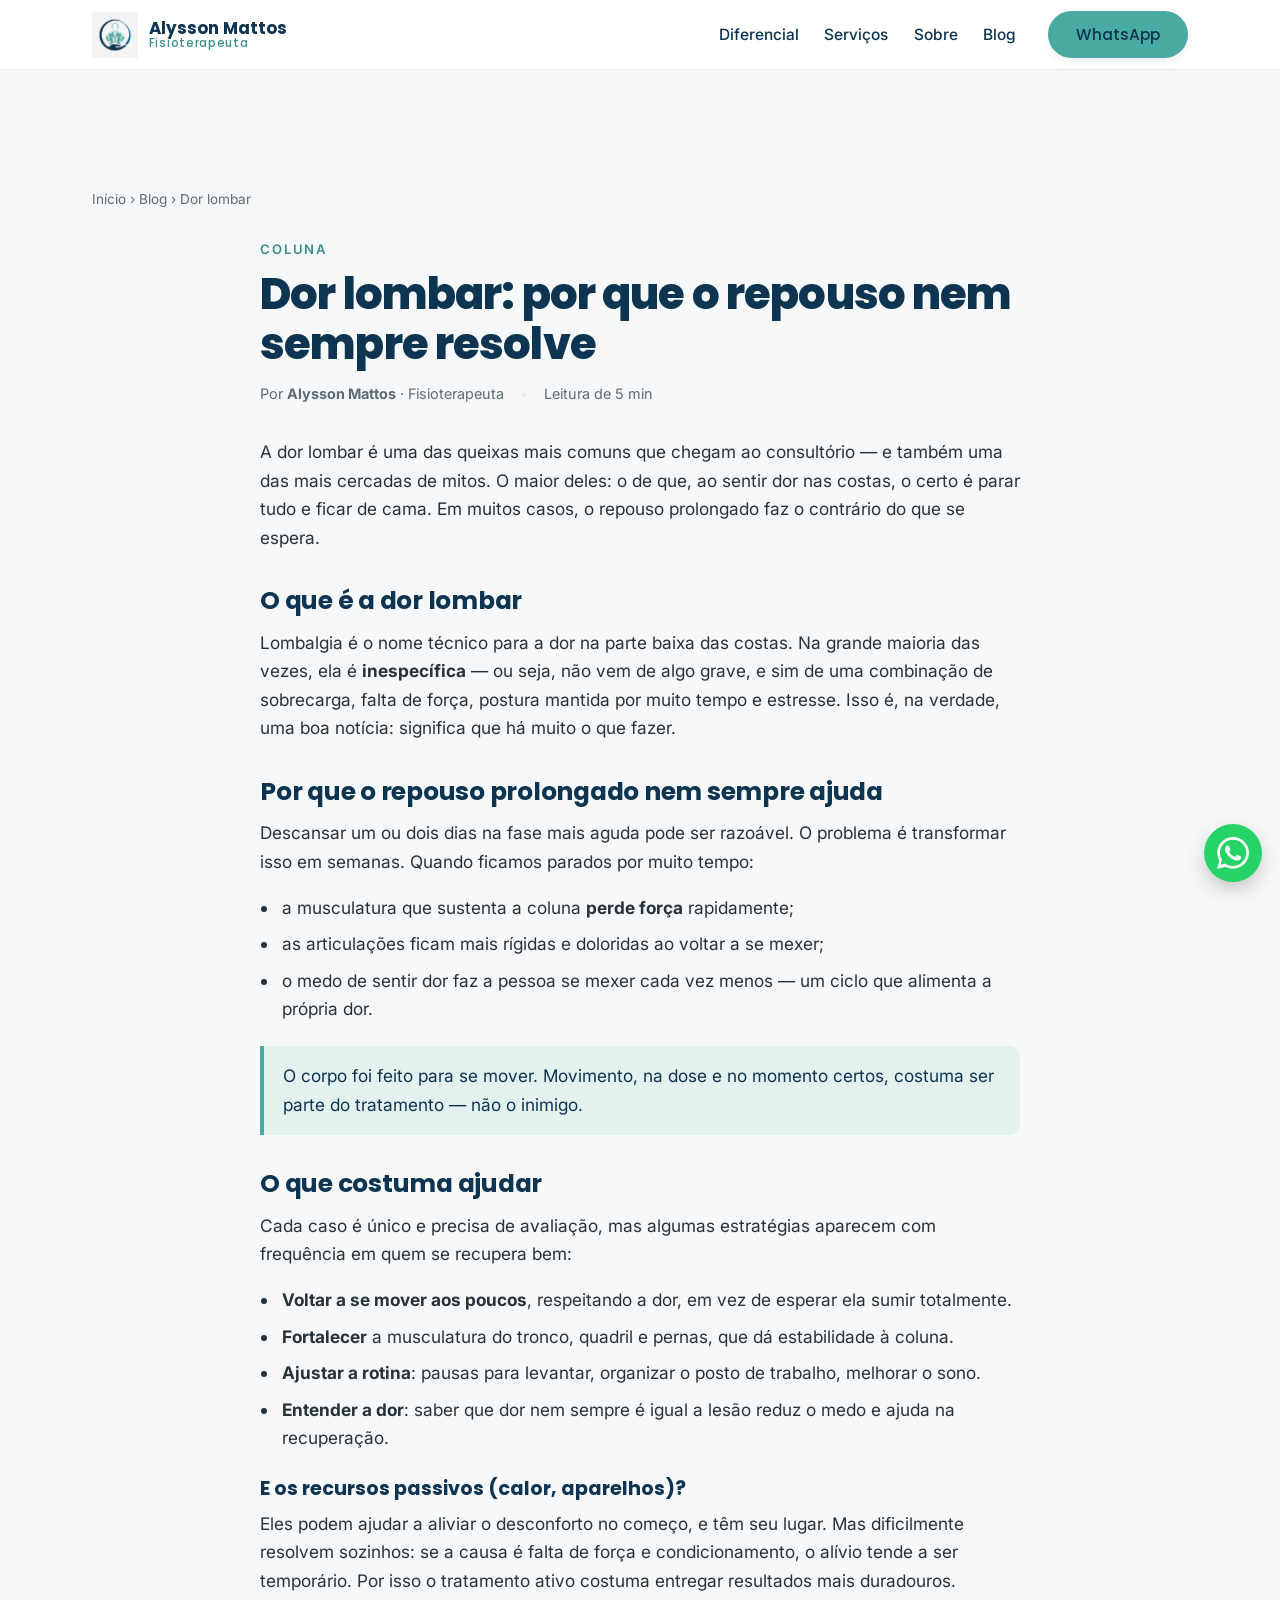
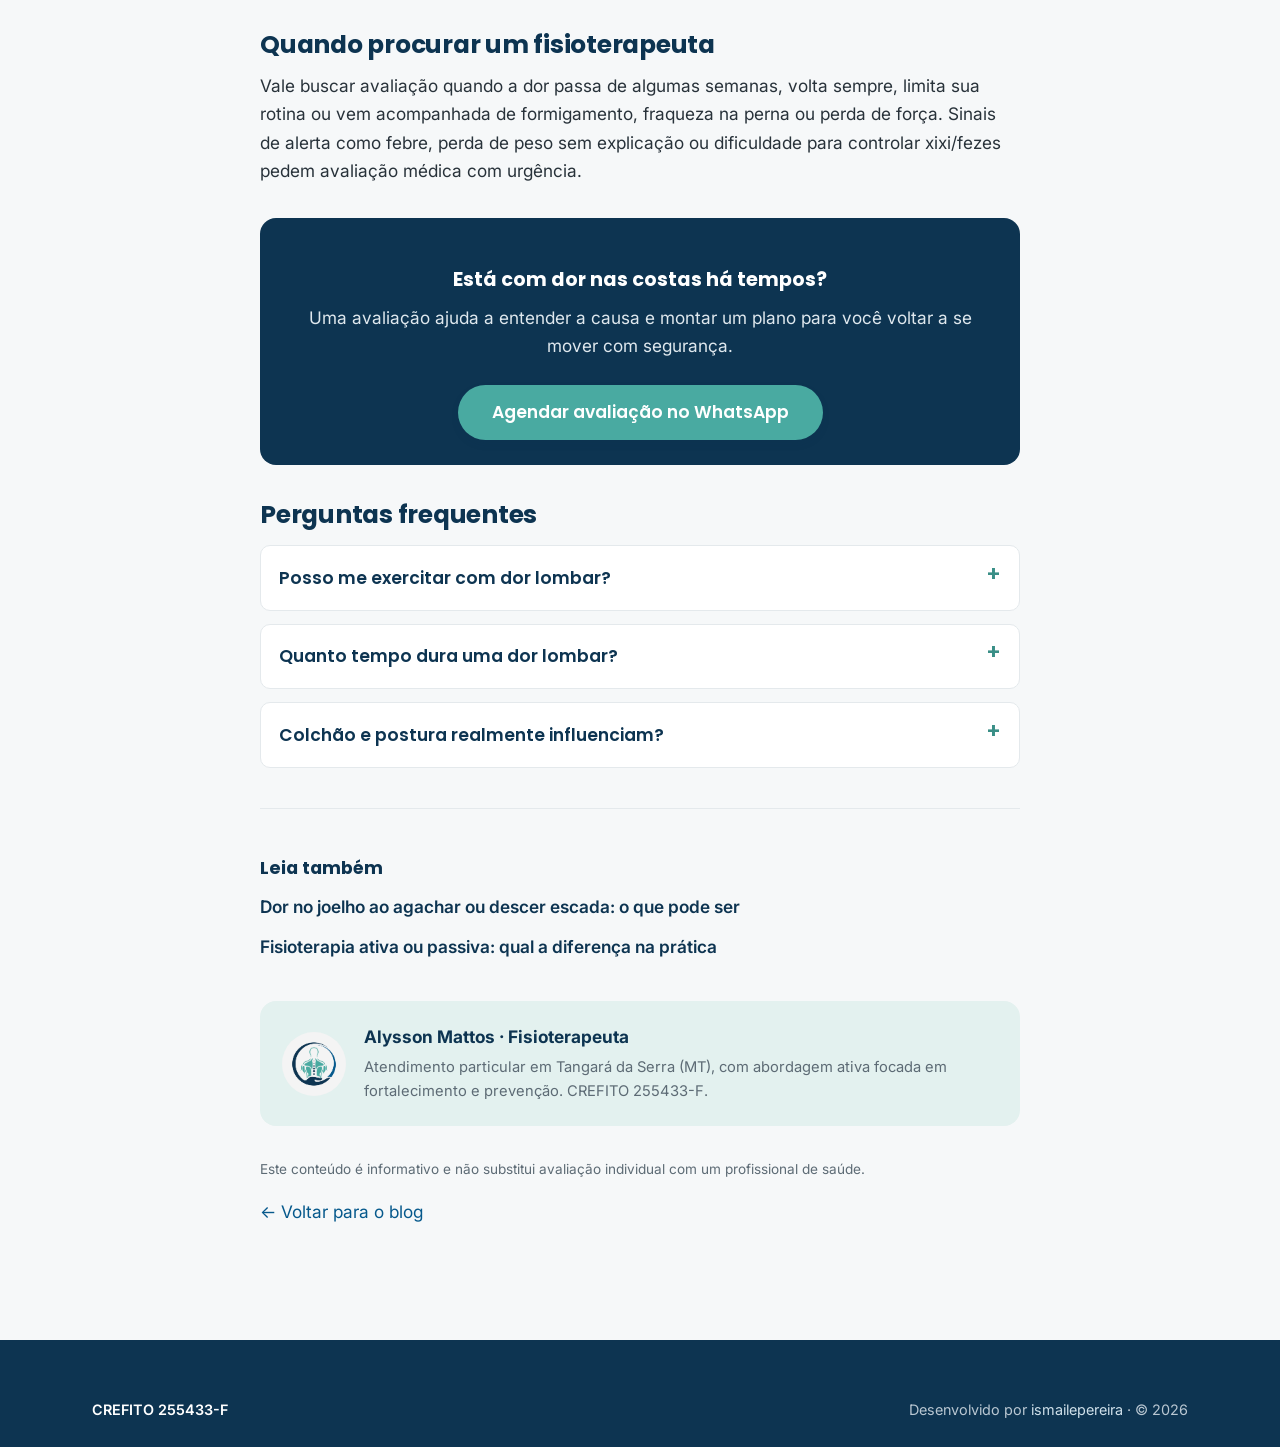
<file: dor-lombar-repouso-nem-sempre-resolve.html>
<!DOCTYPE html>
<html lang="pt-BR">
<head>
  <meta charset="UTF-8" />
  <meta name="viewport" content="width=device-width, initial-scale=1.0" />
  <title>Dor lombar: por que o repouso nem sempre resolve</title>
  <meta name="description" content="Entenda por que ficar de repouso pode não resolver a dor lombar e o que ajuda a recuperar o movimento, com um fisioterapeuta em Tangará da Serra (MT)." />
  <link rel="canonical" href="https://ismailepereira.github.io/alysson-mattos-site/dor-lombar-repouso-nem-sempre-resolve.html" />
  <meta property="og:type" content="article" />
  <meta property="og:title" content="Dor lombar: por que o repouso nem sempre resolve" />
  <meta property="og:description" content="Por que o movimento orientado costuma ajudar mais que o repouso prolongado na dor nas costas." />
  <meta property="og:image" content="https://ismailepereira.github.io/alysson-mattos-site/assets/img/og-cover.png" />
  <meta name="twitter:card" content="summary_large_image" />
  <meta name="twitter:image" content="https://ismailepereira.github.io/alysson-mattos-site/assets/img/og-cover.png" />
  <link rel="icon" type="image/png" sizes="32x32" href="./assets/icons/favicon-32.png" />
  <link rel="apple-touch-icon" href="./assets/icons/favicon-180.png" />
  <link rel="preconnect" href="https://fonts.googleapis.com" />
  <link rel="preconnect" href="https://fonts.gstatic.com" crossorigin />
  <link href="https://fonts.googleapis.com/css2?family=Inter:wght@400;500;600&family=Poppins:wght@600;700;800&display=swap" rel="stylesheet" />
  <link rel="stylesheet" href="./assets/css/styles.css" />
  <script type="application/ld+json">
  {
    "@context": "https://schema.org",
    "@type": "BlogPosting",
    "headline": "Dor lombar: por que o repouso nem sempre resolve",
    "description": "Por que o movimento orientado costuma ajudar mais que o repouso prolongado na dor nas costas.",
    "author": { "@type": "Person", "name": "Alysson Mattos", "jobTitle": "Fisioterapeuta" },
    "inLanguage": "pt-BR",
    "datePublished": "2026-06-22",
    "publisher": { "@type": "Person", "name": "Alysson Mattos" },
    "mainEntityOfPage": "https://ismailepereira.github.io/alysson-mattos-site/dor-lombar-repouso-nem-sempre-resolve.html"
  }
  </script>
</head>
<body>
  <a class="skip-link" href="#conteudo">Pular para o conteúdo</a>

  <header class="header">
    <div class="container header__inner">
      <a class="brand" href="./index.html" aria-label="Alysson Mattos · Fisioterapeuta — início">
        <img src="./assets/logo/icone.png" alt="" />
        <span class="brand__name">Alysson Mattos<span>Fisioterapeuta</span></span>
      </a>
      <nav class="nav" aria-label="Navegação principal">
        <ul class="nav-list">
          <li><a href="./index.html#diferencial">Diferencial</a></li>
          <li><a href="./index.html#servicos">Serviços</a></li>
          <li><a href="./index.html#sobre">Sobre</a></li>
          <li><a href="blog.html">Blog</a></li>
          <li class="nav-cta"><a class="btn btn--whatsapp" href="https://wa.me/5565999677158" target="_blank" rel="noopener">WhatsApp</a></li>
        </ul>
      </nav>
      <button class="nav-toggle" aria-label="Abrir menu" aria-expanded="false"><span></span><span></span><span></span></button>
    </div>
  </header>

  <main id="conteudo" class="section">
    <div class="container">
      <nav class="breadcrumb" aria-label="Você está aqui">
        <a href="./index.html">Início</a> › <a href="blog.html">Blog</a> › <span>Dor lombar</span>
      </nav>

      <article class="post">
        <header class="post__head">
          <span class="eyebrow">Coluna</span>
          <h1>Dor lombar: por que o repouso nem sempre resolve</h1>
          <div class="post__meta">
            <span>Por <strong>Alysson Mattos</strong> · Fisioterapeuta</span>
            <span class="dot">•</span><span>Leitura de 5 min</span>
          </div>
        </header>

        <div class="post-body">
          <p>A dor lombar é uma das queixas mais comuns que chegam ao consultório — e também uma
            das mais cercadas de mitos. O maior deles: o de que, ao sentir dor nas costas, o
            certo é parar tudo e ficar de cama. Em muitos casos, o repouso prolongado faz o
            contrário do que se espera.</p>

          <h2>O que é a dor lombar</h2>
          <p>Lombalgia é o nome técnico para a dor na parte baixa das costas. Na grande maioria
            das vezes, ela é <strong>inespecífica</strong> — ou seja, não vem de algo grave, e sim
            de uma combinação de sobrecarga, falta de força, postura mantida por muito tempo e
            estresse. Isso é, na verdade, uma boa notícia: significa que há muito o que fazer.</p>

          <h2>Por que o repouso prolongado nem sempre ajuda</h2>
          <p>Descansar um ou dois dias na fase mais aguda pode ser razoável. O problema é
            transformar isso em semanas. Quando ficamos parados por muito tempo:</p>
          <ul>
            <li>a musculatura que sustenta a coluna <strong>perde força</strong> rapidamente;</li>
            <li>as articulações ficam mais rígidas e doloridas ao voltar a se mexer;</li>
            <li>o medo de sentir dor faz a pessoa se mexer cada vez menos — um ciclo que alimenta a própria dor.</li>
          </ul>
          <blockquote>O corpo foi feito para se mover. Movimento, na dose e no momento certos,
            costuma ser parte do tratamento — não o inimigo.</blockquote>

          <h2>O que costuma ajudar</h2>
          <p>Cada caso é único e precisa de avaliação, mas algumas estratégias aparecem com
            frequência em quem se recupera bem:</p>
          <ul>
            <li><strong>Voltar a se mover aos poucos</strong>, respeitando a dor, em vez de esperar ela sumir totalmente.</li>
            <li><strong>Fortalecer</strong> a musculatura do tronco, quadril e pernas, que dá estabilidade à coluna.</li>
            <li><strong>Ajustar a rotina</strong>: pausas para levantar, organizar o posto de trabalho, melhorar o sono.</li>
            <li><strong>Entender a dor</strong>: saber que dor nem sempre é igual a lesão reduz o medo e ajuda na recuperação.</li>
          </ul>

          <h3>E os recursos passivos (calor, aparelhos)?</h3>
          <p>Eles podem ajudar a aliviar o desconforto no começo, e têm seu lugar. Mas dificilmente
            resolvem sozinhos: se a causa é falta de força e condicionamento, o alívio tende a ser
            temporário. Por isso o tratamento ativo costuma entregar resultados mais duradouros.</p>

          <h2>Quando procurar um fisioterapeuta</h2>
          <p>Vale buscar avaliação quando a dor passa de algumas semanas, volta sempre, limita sua
            rotina ou vem acompanhada de formigamento, fraqueza na perna ou perda de força.
            Sinais de alerta como febre, perda de peso sem explicação ou dificuldade para controlar
            xixi/fezes pedem avaliação médica com urgência.</p>

          <div class="post-cta">
            <h3>Está com dor nas costas há tempos?</h3>
            <p>Uma avaliação ajuda a entender a causa e montar um plano para você voltar a se mover com segurança.</p>
            <a class="btn btn--whatsapp btn--lg" href="https://wa.me/5565999677158?text=Ol%C3%A1%2C%20Alysson!%20Estou%20com%20dor%20lombar%20e%20gostaria%20de%20agendar%20uma%20avalia%C3%A7%C3%A3o." target="_blank" rel="noopener">Agendar avaliação no WhatsApp</a>
          </div>

          <h2>Perguntas frequentes</h2>
          <div class="faq">
            <details>
              <summary>Posso me exercitar com dor lombar?</summary>
              <p>Na maioria dos casos, sim — com orientação e na intensidade certa. O movimento
                adequado costuma ajudar. O que precisa de cuidado é o exercício mal dosado ou feito
                com dor intensa. Por isso a avaliação individual é importante.</p>
            </details>
            <details>
              <summary>Quanto tempo dura uma dor lombar?</summary>
              <p>A maioria das crises melhora em poucas semanas. Quando a dor persiste ou volta com
                frequência, vale investigar a causa e trabalhar força e condicionamento para reduzir as recaídas.</p>
            </details>
            <details>
              <summary>Colchão e postura realmente influenciam?</summary>
              <p>Influenciam o conforto, mas raramente são a causa única. Em vez de buscar a postura
                "perfeita", o foco costuma ser variar de posição, se mover ao longo do dia e fortalecer o corpo.</p>
            </details>
          </div>

          <aside class="related">
            <h3>Leia também</h3>
            <ul>
              <li><a href="dor-no-joelho-ao-agachar-descer-escada.html">Dor no joelho ao agachar ou descer escada: o que pode ser</a></li>
              <li><a href="fisioterapia-ativa-ou-passiva.html">Fisioterapia ativa ou passiva: qual a diferença na prática</a></li>
            </ul>
          </aside>

          <div class="author-box">
            <img src="./assets/logo/icone.png" width="64" height="64" alt="" />
            <div>
              <strong>Alysson Mattos · Fisioterapeuta</strong>
              <p>Atendimento particular em Tangará da Serra (MT), com abordagem ativa focada em fortalecimento e prevenção. CREFITO 255433-F.</p>
            </div>
          </div>

          <p class="muted mt-2" style="font-size:.85rem">Este conteúdo é informativo e não substitui avaliação individual com um profissional de saúde.</p>
          <p class="mt-1"><a href="blog.html">← Voltar para o blog</a></p>
        </div>
      </article>
    </div>
  </main>

  <footer class="footer">
    <div class="container">
      <div class="footer__bottom" style="border:0">
        <span class="footer__crefito">CREFITO 255433-F</span>
        <span>Desenvolvido por <a href="https://ismailepereira.github.io/" target="_blank" rel="noopener">ismailepereira</a> · © <span data-year>2026</span></span>
      </div>
    </div>
  </footer>

  <a class="wa-float" href="https://wa.me/5565999677158" target="_blank" rel="noopener" aria-label="Falar no WhatsApp">
    <svg viewBox="0 0 24 24" aria-hidden="true"><path d="M.057 24l1.687-6.163a11.867 11.867 0 01-1.587-5.946C.16 5.335 5.495 0 12.05 0a11.82 11.82 0 018.413 3.488 11.82 11.82 0 013.48 8.414c-.003 6.557-5.338 11.892-11.893 11.892a11.9 11.9 0 01-5.688-1.448L.057 24zm6.597-3.807c1.676.995 3.276 1.591 5.392 1.592 5.448 0 9.886-4.434 9.889-9.885.002-5.462-4.415-9.89-9.881-9.892-5.452 0-9.887 4.434-9.889 9.884a9.86 9.86 0 001.51 5.26l-.999 3.648 3.738-.979zm11.387-5.464c-.074-.124-.272-.198-.57-.347-.297-.149-1.758-.868-2.031-.967-.272-.099-.47-.149-.669.149-.198.297-.768.967-.941 1.165-.173.198-.347.223-.644.074-.297-.149-1.255-.462-2.39-1.475-.883-.788-1.48-1.761-1.653-2.059-.173-.297-.018-.458.13-.606.134-.133.297-.347.446-.521.151-.172.2-.296.3-.495.099-.198.05-.372-.025-.521-.075-.148-.669-1.611-.916-2.206-.242-.579-.487-.501-.669-.51l-.57-.01c-.198 0-.52.074-.792.372-.272.297-1.04 1.016-1.04 2.479 0 1.462 1.065 2.875 1.213 3.074.149.198 2.096 3.2 5.077 4.487.709.306 1.263.489 1.694.626.712.226 1.36.194 1.872.118.571-.085 1.758-.719 2.006-1.413.248-.694.248-1.289.173-1.413z"/></svg>
  </a>

  <script src="./assets/js/main.js"></script>
</body>
</html>
</file>
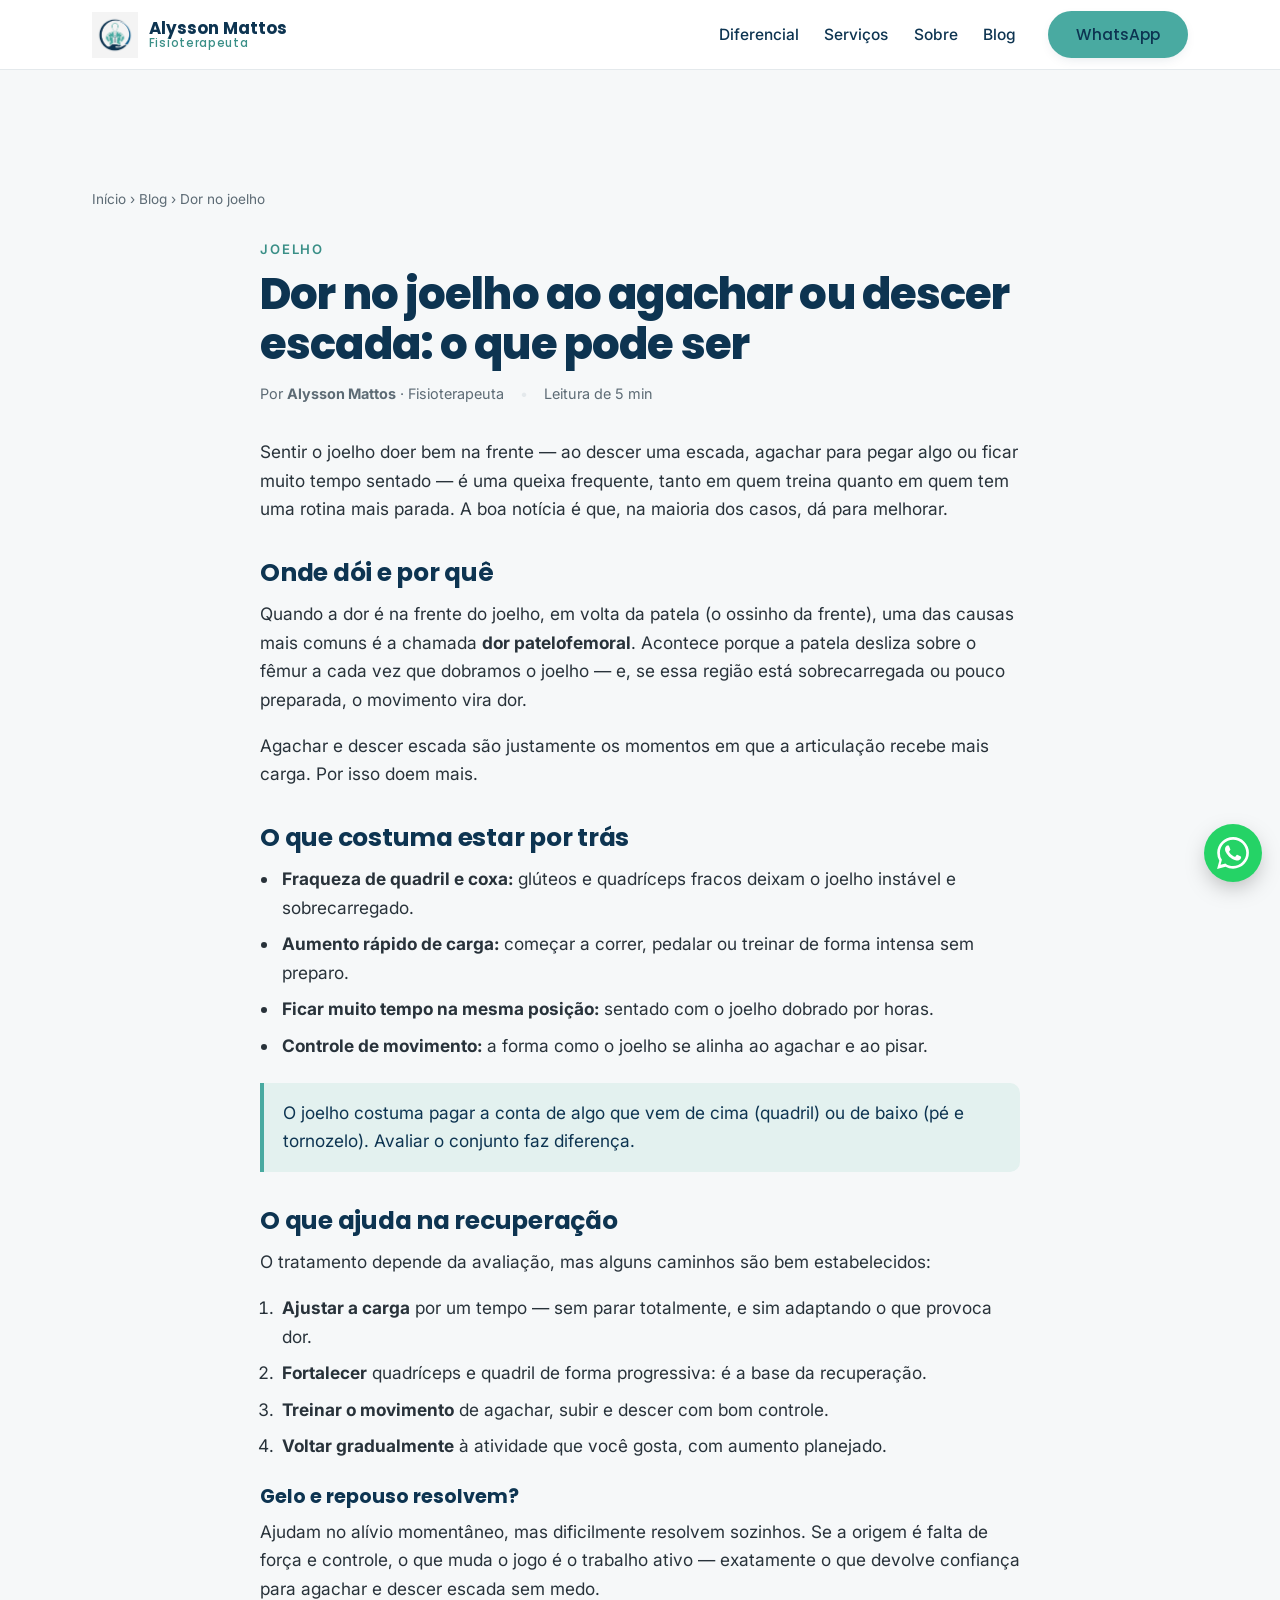
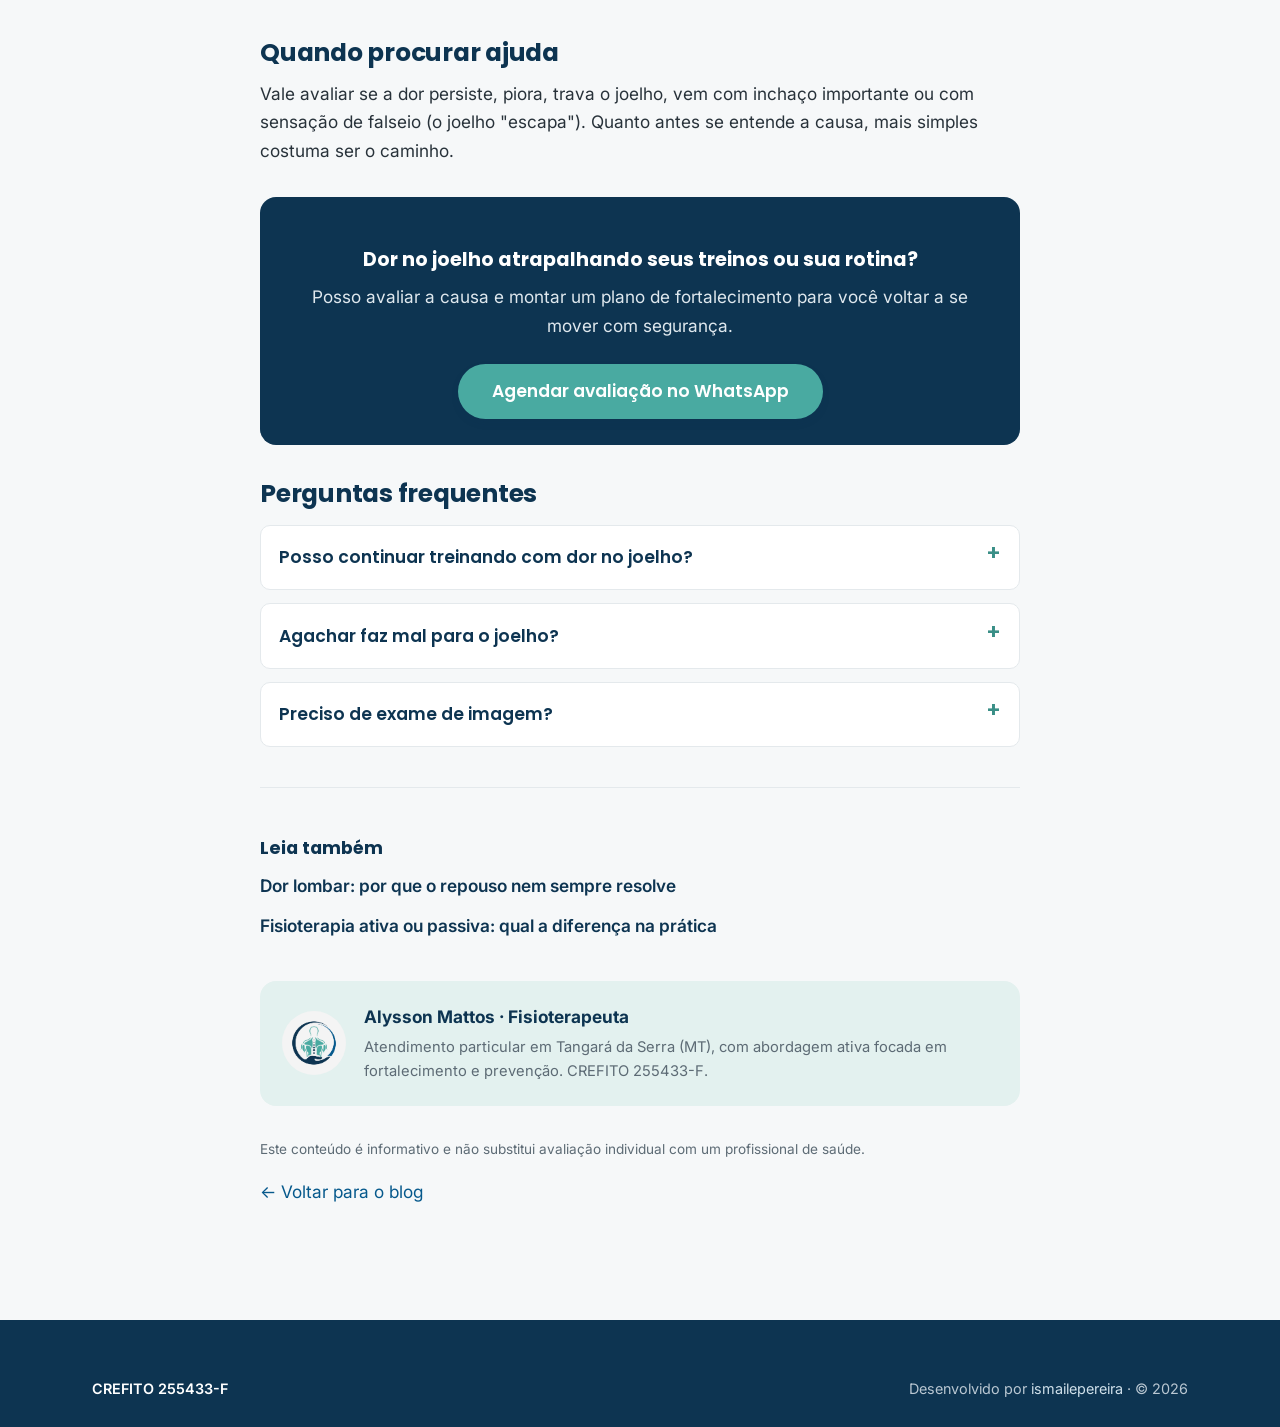
<file: dor-no-joelho-ao-agachar-descer-escada.html>
<!DOCTYPE html>
<html lang="pt-BR">
<head>
  <meta charset="UTF-8" />
  <meta name="viewport" content="width=device-width, initial-scale=1.0" />
  <title>Dor no joelho ao agachar ou descer escada: o que pode ser</title>
  <meta name="description" content="As causas mais comuns da dor na frente do joelho ao agachar ou descer escada e por que fortalecer costuma ser parte da solução. Fisioterapeuta em Tangará da Serra (MT)." />
  <link rel="canonical" href="https://ismailepereira.github.io/alysson-mattos-site/dor-no-joelho-ao-agachar-descer-escada.html" />
  <meta property="og:type" content="article" />
  <meta property="og:title" content="Dor no joelho ao agachar ou descer escada: o que pode ser" />
  <meta property="og:description" content="Causas comuns da dor na frente do joelho e o papel do fortalecimento na recuperação." />
  <meta property="og:image" content="https://ismailepereira.github.io/alysson-mattos-site/assets/img/og-cover.png" />
  <meta name="twitter:card" content="summary_large_image" />
  <meta name="twitter:image" content="https://ismailepereira.github.io/alysson-mattos-site/assets/img/og-cover.png" />
  <link rel="icon" type="image/png" sizes="32x32" href="./assets/icons/favicon-32.png" />
  <link rel="apple-touch-icon" href="./assets/icons/favicon-180.png" />
  <link rel="preconnect" href="https://fonts.googleapis.com" />
  <link rel="preconnect" href="https://fonts.gstatic.com" crossorigin />
  <link href="https://fonts.googleapis.com/css2?family=Inter:wght@400;500;600&family=Poppins:wght@600;700;800&display=swap" rel="stylesheet" />
  <link rel="stylesheet" href="./assets/css/styles.css" />
  <script type="application/ld+json">
  {
    "@context": "https://schema.org",
    "@type": "BlogPosting",
    "headline": "Dor no joelho ao agachar ou descer escada: o que pode ser",
    "description": "Causas comuns da dor na frente do joelho e o papel do fortalecimento na recuperação.",
    "author": { "@type": "Person", "name": "Alysson Mattos", "jobTitle": "Fisioterapeuta" },
    "inLanguage": "pt-BR",
    "datePublished": "2026-06-22",
    "publisher": { "@type": "Person", "name": "Alysson Mattos" },
    "mainEntityOfPage": "https://ismailepereira.github.io/alysson-mattos-site/dor-no-joelho-ao-agachar-descer-escada.html"
  }
  </script>
</head>
<body>
  <a class="skip-link" href="#conteudo">Pular para o conteúdo</a>

  <header class="header">
    <div class="container header__inner">
      <a class="brand" href="./index.html" aria-label="Alysson Mattos · Fisioterapeuta — início">
        <img src="./assets/logo/icone.png" alt="" />
        <span class="brand__name">Alysson Mattos<span>Fisioterapeuta</span></span>
      </a>
      <nav class="nav" aria-label="Navegação principal">
        <ul class="nav-list">
          <li><a href="./index.html#diferencial">Diferencial</a></li>
          <li><a href="./index.html#servicos">Serviços</a></li>
          <li><a href="./index.html#sobre">Sobre</a></li>
          <li><a href="blog.html">Blog</a></li>
          <li class="nav-cta"><a class="btn btn--whatsapp" href="https://wa.me/5565999677158" target="_blank" rel="noopener">WhatsApp</a></li>
        </ul>
      </nav>
      <button class="nav-toggle" aria-label="Abrir menu" aria-expanded="false"><span></span><span></span><span></span></button>
    </div>
  </header>

  <main id="conteudo" class="section">
    <div class="container">
      <nav class="breadcrumb" aria-label="Você está aqui">
        <a href="./index.html">Início</a> › <a href="blog.html">Blog</a> › <span>Dor no joelho</span>
      </nav>

      <article class="post">
        <header class="post__head">
          <span class="eyebrow">Joelho</span>
          <h1>Dor no joelho ao agachar ou descer escada: o que pode ser</h1>
          <div class="post__meta">
            <span>Por <strong>Alysson Mattos</strong> · Fisioterapeuta</span>
            <span class="dot">•</span><span>Leitura de 5 min</span>
          </div>
        </header>

        <div class="post-body">
          <p>Sentir o joelho doer bem na frente — ao descer uma escada, agachar para pegar algo ou
            ficar muito tempo sentado — é uma queixa frequente, tanto em quem treina quanto em quem
            tem uma rotina mais parada. A boa notícia é que, na maioria dos casos, dá para melhorar.</p>

          <h2>Onde dói e por quê</h2>
          <p>Quando a dor é na frente do joelho, em volta da patela (o ossinho da frente), uma das
            causas mais comuns é a chamada <strong>dor patelofemoral</strong>. Acontece porque a
            patela desliza sobre o fêmur a cada vez que dobramos o joelho — e, se essa região está
            sobrecarregada ou pouco preparada, o movimento vira dor.</p>
          <p>Agachar e descer escada são justamente os momentos em que a articulação recebe mais
            carga. Por isso doem mais.</p>

          <h2>O que costuma estar por trás</h2>
          <ul>
            <li><strong>Fraqueza de quadril e coxa:</strong> glúteos e quadríceps fracos deixam o joelho instável e sobrecarregado.</li>
            <li><strong>Aumento rápido de carga:</strong> começar a correr, pedalar ou treinar de forma intensa sem preparo.</li>
            <li><strong>Ficar muito tempo na mesma posição:</strong> sentado com o joelho dobrado por horas.</li>
            <li><strong>Controle de movimento:</strong> a forma como o joelho se alinha ao agachar e ao pisar.</li>
          </ul>
          <blockquote>O joelho costuma pagar a conta de algo que vem de cima (quadril) ou de baixo
            (pé e tornozelo). Avaliar o conjunto faz diferença.</blockquote>

          <h2>O que ajuda na recuperação</h2>
          <p>O tratamento depende da avaliação, mas alguns caminhos são bem estabelecidos:</p>
          <ol>
            <li><strong>Ajustar a carga</strong> por um tempo — sem parar totalmente, e sim adaptando o que provoca dor.</li>
            <li><strong>Fortalecer</strong> quadríceps e quadril de forma progressiva: é a base da recuperação.</li>
            <li><strong>Treinar o movimento</strong> de agachar, subir e descer com bom controle.</li>
            <li><strong>Voltar gradualmente</strong> à atividade que você gosta, com aumento planejado.</li>
          </ol>

          <h3>Gelo e repouso resolvem?</h3>
          <p>Ajudam no alívio momentâneo, mas dificilmente resolvem sozinhos. Se a origem é falta de
            força e controle, o que muda o jogo é o trabalho ativo — exatamente o que devolve
            confiança para agachar e descer escada sem medo.</p>

          <h2>Quando procurar ajuda</h2>
          <p>Vale avaliar se a dor persiste, piora, trava o joelho, vem com inchaço importante ou
            com sensação de falseio (o joelho "escapa"). Quanto antes se entende a causa, mais
            simples costuma ser o caminho.</p>

          <div class="post-cta">
            <h3>Dor no joelho atrapalhando seus treinos ou sua rotina?</h3>
            <p>Posso avaliar a causa e montar um plano de fortalecimento para você voltar a se mover com segurança.</p>
            <a class="btn btn--whatsapp btn--lg" href="https://wa.me/5565999677158?text=Ol%C3%A1%2C%20Alysson!%20Estou%20com%20dor%20no%20joelho%20e%20gostaria%20de%20agendar%20uma%20avalia%C3%A7%C3%A3o." target="_blank" rel="noopener">Agendar avaliação no WhatsApp</a>
          </div>

          <h2>Perguntas frequentes</h2>
          <div class="faq">
            <details>
              <summary>Posso continuar treinando com dor no joelho?</summary>
              <p>Em geral dá para manter atividade, ajustando o que provoca dor e a intensidade.
                Parar totalmente costuma não ser necessário nem ideal. A avaliação ajuda a definir o que cabe no seu caso.</p>
            </details>
            <details>
              <summary>Agachar faz mal para o joelho?</summary>
              <p>Não. Agachar é um movimento natural e importante. O que machuca é a carga mal
                dosada ou o movimento sem controle. Bem orientado, agachar costuma fazer parte da solução.</p>
            </details>
            <details>
              <summary>Preciso de exame de imagem?</summary>
              <p>Nem sempre. Muitos casos de dor na frente do joelho são tratados a partir da
                avaliação clínica e do fortalecimento. O exame entra quando há sinais que justificam.</p>
            </details>
          </div>

          <aside class="related">
            <h3>Leia também</h3>
            <ul>
              <li><a href="dor-lombar-repouso-nem-sempre-resolve.html">Dor lombar: por que o repouso nem sempre resolve</a></li>
              <li><a href="fisioterapia-ativa-ou-passiva.html">Fisioterapia ativa ou passiva: qual a diferença na prática</a></li>
            </ul>
          </aside>

          <div class="author-box">
            <img src="./assets/logo/icone.png" width="64" height="64" alt="" />
            <div>
              <strong>Alysson Mattos · Fisioterapeuta</strong>
              <p>Atendimento particular em Tangará da Serra (MT), com abordagem ativa focada em fortalecimento e prevenção. CREFITO 255433-F.</p>
            </div>
          </div>

          <p class="muted mt-2" style="font-size:.85rem">Este conteúdo é informativo e não substitui avaliação individual com um profissional de saúde.</p>
          <p class="mt-1"><a href="blog.html">← Voltar para o blog</a></p>
        </div>
      </article>
    </div>
  </main>

  <footer class="footer">
    <div class="container">
      <div class="footer__bottom" style="border:0">
        <span class="footer__crefito">CREFITO 255433-F</span>
        <span>Desenvolvido por <a href="https://ismailepereira.github.io/" target="_blank" rel="noopener">ismailepereira</a> · © <span data-year>2026</span></span>
      </div>
    </div>
  </footer>

  <a class="wa-float" href="https://wa.me/5565999677158" target="_blank" rel="noopener" aria-label="Falar no WhatsApp">
    <svg viewBox="0 0 24 24" aria-hidden="true"><path d="M.057 24l1.687-6.163a11.867 11.867 0 01-1.587-5.946C.16 5.335 5.495 0 12.05 0a11.82 11.82 0 018.413 3.488 11.82 11.82 0 013.48 8.414c-.003 6.557-5.338 11.892-11.893 11.892a11.9 11.9 0 01-5.688-1.448L.057 24zm6.597-3.807c1.676.995 3.276 1.591 5.392 1.592 5.448 0 9.886-4.434 9.889-9.885.002-5.462-4.415-9.89-9.881-9.892-5.452 0-9.887 4.434-9.889 9.884a9.86 9.86 0 001.51 5.26l-.999 3.648 3.738-.979zm11.387-5.464c-.074-.124-.272-.198-.57-.347-.297-.149-1.758-.868-2.031-.967-.272-.099-.47-.149-.669.149-.198.297-.768.967-.941 1.165-.173.198-.347.223-.644.074-.297-.149-1.255-.462-2.39-1.475-.883-.788-1.48-1.761-1.653-2.059-.173-.297-.018-.458.13-.606.134-.133.297-.347.446-.521.151-.172.2-.296.3-.495.099-.198.05-.372-.025-.521-.075-.148-.669-1.611-.916-2.206-.242-.579-.487-.501-.669-.51l-.57-.01c-.198 0-.52.074-.792.372-.272.297-1.04 1.016-1.04 2.479 0 1.462 1.065 2.875 1.213 3.074.149.198 2.096 3.2 5.077 4.487.709.306 1.263.489 1.694.626.712.226 1.36.194 1.872.118.571-.085 1.758-.719 2.006-1.413.248-.694.248-1.289.173-1.413z"/></svg>
  </a>

  <script src="./assets/js/main.js"></script>
</body>
</html>
</file>
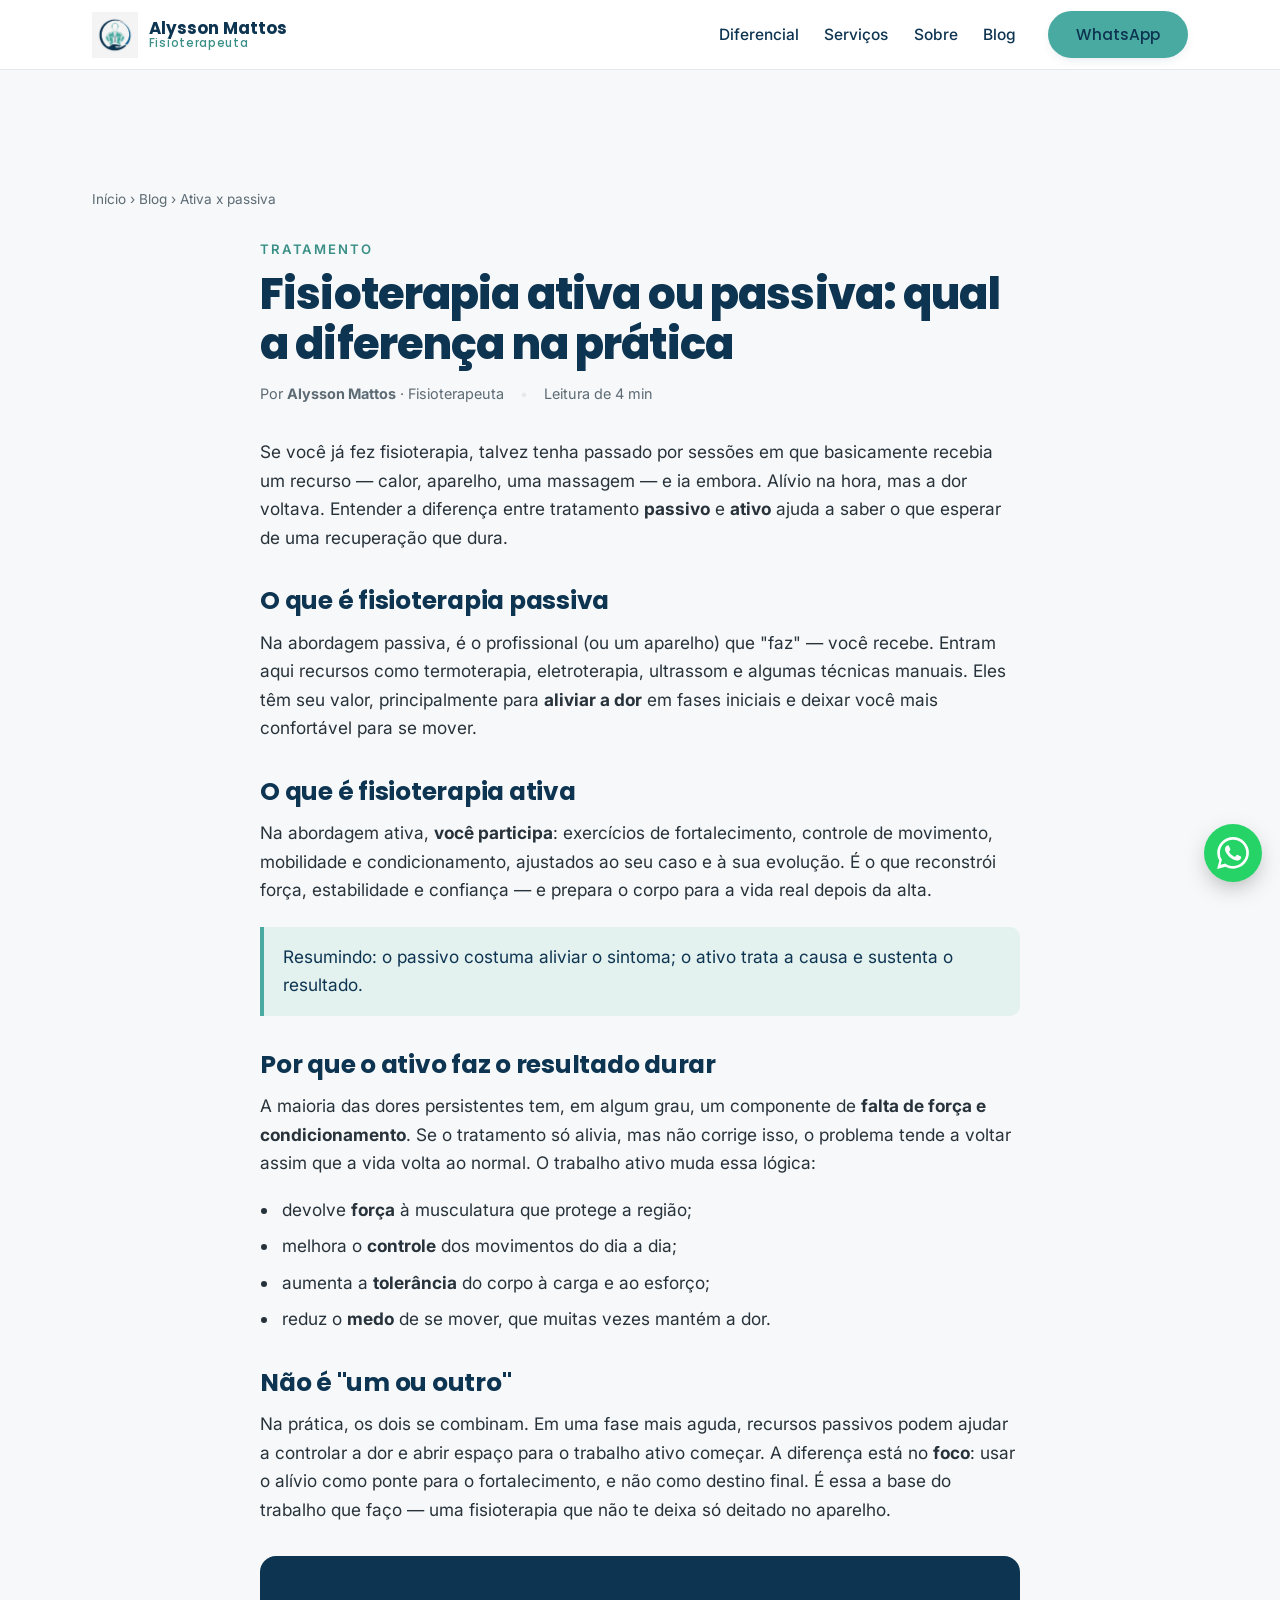
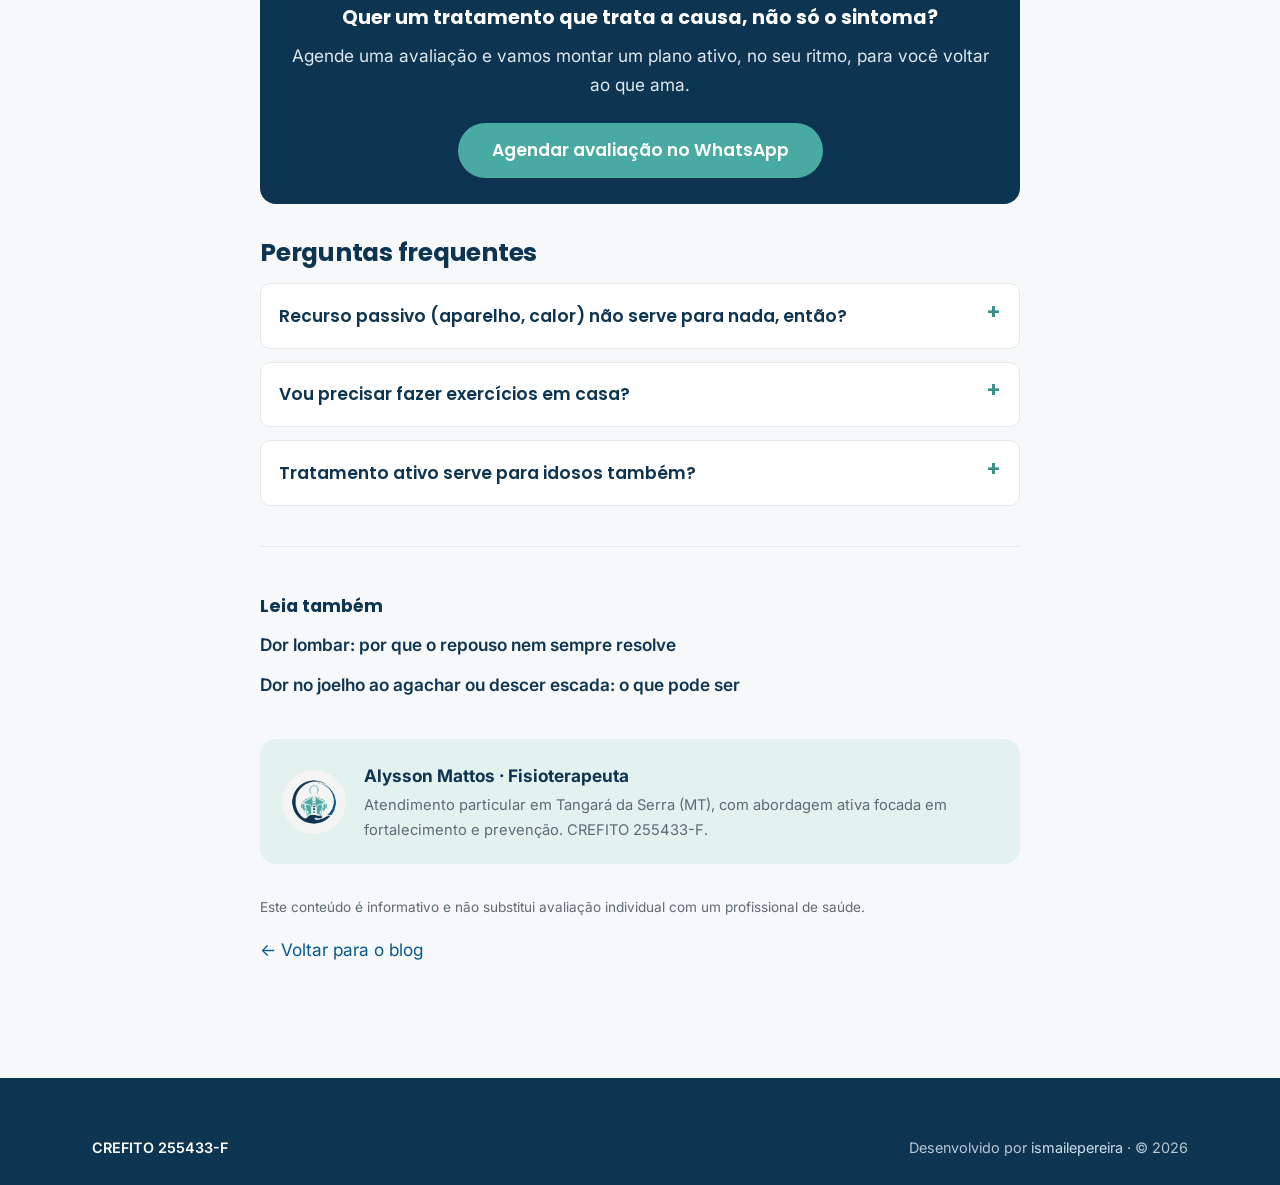
<file: fisioterapia-ativa-ou-passiva.html>
<!DOCTYPE html>
<html lang="pt-BR">
<head>
  <meta charset="UTF-8" />
  <meta name="viewport" content="width=device-width, initial-scale=1.0" />
  <title>Fisioterapia ativa ou passiva: qual a diferença na prática</title>
  <meta name="description" content="Entenda a diferença entre fisioterapia ativa e passiva, por que o fortalecimento faz o resultado durar e quando cada abordagem ajuda. Fisioterapeuta em Tangará da Serra (MT)." />
  <link rel="canonical" href="https://ismailepereira.github.io/alysson-mattos-site/fisioterapia-ativa-ou-passiva.html" />
  <meta property="og:type" content="article" />
  <meta property="og:title" content="Fisioterapia ativa ou passiva: qual a diferença na prática" />
  <meta property="og:description" content="Por que a parte ativa do tratamento faz o resultado durar." />
  <meta property="og:image" content="https://ismailepereira.github.io/alysson-mattos-site/assets/img/og-cover.png" />
  <meta name="twitter:card" content="summary_large_image" />
  <meta name="twitter:image" content="https://ismailepereira.github.io/alysson-mattos-site/assets/img/og-cover.png" />
  <link rel="icon" type="image/png" sizes="32x32" href="./assets/icons/favicon-32.png" />
  <link rel="apple-touch-icon" href="./assets/icons/favicon-180.png" />
  <link rel="preconnect" href="https://fonts.googleapis.com" />
  <link rel="preconnect" href="https://fonts.gstatic.com" crossorigin />
  <link href="https://fonts.googleapis.com/css2?family=Inter:wght@400;500;600&family=Poppins:wght@600;700;800&display=swap" rel="stylesheet" />
  <link rel="stylesheet" href="./assets/css/styles.css" />
  <script type="application/ld+json">
  {
    "@context": "https://schema.org",
    "@type": "BlogPosting",
    "headline": "Fisioterapia ativa ou passiva: qual a diferença na prática",
    "description": "Por que a parte ativa do tratamento faz o resultado durar.",
    "author": { "@type": "Person", "name": "Alysson Mattos", "jobTitle": "Fisioterapeuta" },
    "inLanguage": "pt-BR",
    "datePublished": "2026-06-22",
    "publisher": { "@type": "Person", "name": "Alysson Mattos" },
    "mainEntityOfPage": "https://ismailepereira.github.io/alysson-mattos-site/fisioterapia-ativa-ou-passiva.html"
  }
  </script>
</head>
<body>
  <a class="skip-link" href="#conteudo">Pular para o conteúdo</a>

  <header class="header">
    <div class="container header__inner">
      <a class="brand" href="./index.html" aria-label="Alysson Mattos · Fisioterapeuta — início">
        <img src="./assets/logo/icone.png" alt="" />
        <span class="brand__name">Alysson Mattos<span>Fisioterapeuta</span></span>
      </a>
      <nav class="nav" aria-label="Navegação principal">
        <ul class="nav-list">
          <li><a href="./index.html#diferencial">Diferencial</a></li>
          <li><a href="./index.html#servicos">Serviços</a></li>
          <li><a href="./index.html#sobre">Sobre</a></li>
          <li><a href="blog.html">Blog</a></li>
          <li class="nav-cta"><a class="btn btn--whatsapp" href="https://wa.me/5565999677158" target="_blank" rel="noopener">WhatsApp</a></li>
        </ul>
      </nav>
      <button class="nav-toggle" aria-label="Abrir menu" aria-expanded="false"><span></span><span></span><span></span></button>
    </div>
  </header>

  <main id="conteudo" class="section">
    <div class="container">
      <nav class="breadcrumb" aria-label="Você está aqui">
        <a href="./index.html">Início</a> › <a href="blog.html">Blog</a> › <span>Ativa x passiva</span>
      </nav>

      <article class="post">
        <header class="post__head">
          <span class="eyebrow">Tratamento</span>
          <h1>Fisioterapia ativa ou passiva: qual a diferença na prática</h1>
          <div class="post__meta">
            <span>Por <strong>Alysson Mattos</strong> · Fisioterapeuta</span>
            <span class="dot">•</span><span>Leitura de 4 min</span>
          </div>
        </header>

        <div class="post-body">
          <p>Se você já fez fisioterapia, talvez tenha passado por sessões em que basicamente
            recebia um recurso — calor, aparelho, uma massagem — e ia embora. Alívio na hora,
            mas a dor voltava. Entender a diferença entre tratamento <strong>passivo</strong> e
            <strong>ativo</strong> ajuda a saber o que esperar de uma recuperação que dura.</p>

          <h2>O que é fisioterapia passiva</h2>
          <p>Na abordagem passiva, é o profissional (ou um aparelho) que "faz" — você recebe.
            Entram aqui recursos como termoterapia, eletroterapia, ultrassom e algumas técnicas
            manuais. Eles têm seu valor, principalmente para <strong>aliviar a dor</strong> em
            fases iniciais e deixar você mais confortável para se mover.</p>

          <h2>O que é fisioterapia ativa</h2>
          <p>Na abordagem ativa, <strong>você participa</strong>: exercícios de fortalecimento,
            controle de movimento, mobilidade e condicionamento, ajustados ao seu caso e à sua
            evolução. É o que reconstrói força, estabilidade e confiança — e prepara o corpo para
            a vida real depois da alta.</p>
          <blockquote>Resumindo: o passivo costuma aliviar o sintoma; o ativo trata a causa e
            sustenta o resultado.</blockquote>

          <h2>Por que o ativo faz o resultado durar</h2>
          <p>A maioria das dores persistentes tem, em algum grau, um componente de
            <strong>falta de força e condicionamento</strong>. Se o tratamento só alivia, mas não
            corrige isso, o problema tende a voltar assim que a vida volta ao normal. O trabalho
            ativo muda essa lógica:</p>
          <ul>
            <li>devolve <strong>força</strong> à musculatura que protege a região;</li>
            <li>melhora o <strong>controle</strong> dos movimentos do dia a dia;</li>
            <li>aumenta a <strong>tolerância</strong> do corpo à carga e ao esforço;</li>
            <li>reduz o <strong>medo</strong> de se mover, que muitas vezes mantém a dor.</li>
          </ul>

          <h2>Não é "um ou outro"</h2>
          <p>Na prática, os dois se combinam. Em uma fase mais aguda, recursos passivos podem
            ajudar a controlar a dor e abrir espaço para o trabalho ativo começar. A diferença
            está no <strong>foco</strong>: usar o alívio como ponte para o fortalecimento, e não
            como destino final. É essa a base do trabalho que faço — uma fisioterapia que não te
            deixa só deitado no aparelho.</p>

          <div class="post-cta">
            <h3>Quer um tratamento que trata a causa, não só o sintoma?</h3>
            <p>Agende uma avaliação e vamos montar um plano ativo, no seu ritmo, para você voltar ao que ama.</p>
            <a class="btn btn--whatsapp btn--lg" href="https://wa.me/5565999677158?text=Ol%C3%A1%2C%20Alysson!%20Quero%20saber%20mais%20sobre%20o%20tratamento%20ativo%20e%20agendar%20uma%20avalia%C3%A7%C3%A3o." target="_blank" rel="noopener">Agendar avaliação no WhatsApp</a>
          </div>

          <h2>Perguntas frequentes</h2>
          <div class="faq">
            <details>
              <summary>Recurso passivo (aparelho, calor) não serve para nada, então?</summary>
              <p>Serve, sim — para aliviar a dor e dar conforto, principalmente no início. O ponto é
                não parar por aí: o alívio funciona melhor quando é ponte para o fortalecimento.</p>
            </details>
            <details>
              <summary>Vou precisar fazer exercícios em casa?</summary>
              <p>Provavelmente sim, e isso é parte importante do resultado. O plano é montado para
                caber na sua rotina, de forma simples e progressiva.</p>
            </details>
            <details>
              <summary>Tratamento ativo serve para idosos também?</summary>
              <p>Sim. O fortalecimento é ajustado à idade e à condição de cada pessoa e é um dos
                melhores caminhos para ganhar autonomia, equilíbrio e prevenir quedas.</p>
            </details>
          </div>

          <aside class="related">
            <h3>Leia também</h3>
            <ul>
              <li><a href="dor-lombar-repouso-nem-sempre-resolve.html">Dor lombar: por que o repouso nem sempre resolve</a></li>
              <li><a href="dor-no-joelho-ao-agachar-descer-escada.html">Dor no joelho ao agachar ou descer escada: o que pode ser</a></li>
            </ul>
          </aside>

          <div class="author-box">
            <img src="./assets/logo/icone.png" width="64" height="64" alt="" />
            <div>
              <strong>Alysson Mattos · Fisioterapeuta</strong>
              <p>Atendimento particular em Tangará da Serra (MT), com abordagem ativa focada em fortalecimento e prevenção. CREFITO 255433-F.</p>
            </div>
          </div>

          <p class="muted mt-2" style="font-size:.85rem">Este conteúdo é informativo e não substitui avaliação individual com um profissional de saúde.</p>
          <p class="mt-1"><a href="blog.html">← Voltar para o blog</a></p>
        </div>
      </article>
    </div>
  </main>

  <footer class="footer">
    <div class="container">
      <div class="footer__bottom" style="border:0">
        <span class="footer__crefito">CREFITO 255433-F</span>
        <span>Desenvolvido por <a href="https://ismailepereira.github.io/" target="_blank" rel="noopener">ismailepereira</a> · © <span data-year>2026</span></span>
      </div>
    </div>
  </footer>

  <a class="wa-float" href="https://wa.me/5565999677158" target="_blank" rel="noopener" aria-label="Falar no WhatsApp">
    <svg viewBox="0 0 24 24" aria-hidden="true"><path d="M.057 24l1.687-6.163a11.867 11.867 0 01-1.587-5.946C.16 5.335 5.495 0 12.05 0a11.82 11.82 0 018.413 3.488 11.82 11.82 0 013.48 8.414c-.003 6.557-5.338 11.892-11.893 11.892a11.9 11.9 0 01-5.688-1.448L.057 24zm6.597-3.807c1.676.995 3.276 1.591 5.392 1.592 5.448 0 9.886-4.434 9.889-9.885.002-5.462-4.415-9.89-9.881-9.892-5.452 0-9.887 4.434-9.889 9.884a9.86 9.86 0 001.51 5.26l-.999 3.648 3.738-.979zm11.387-5.464c-.074-.124-.272-.198-.57-.347-.297-.149-1.758-.868-2.031-.967-.272-.099-.47-.149-.669.149-.198.297-.768.967-.941 1.165-.173.198-.347.223-.644.074-.297-.149-1.255-.462-2.39-1.475-.883-.788-1.48-1.761-1.653-2.059-.173-.297-.018-.458.13-.606.134-.133.297-.347.446-.521.151-.172.2-.296.3-.495.099-.198.05-.372-.025-.521-.075-.148-.669-1.611-.916-2.206-.242-.579-.487-.501-.669-.51l-.57-.01c-.198 0-.52.074-.792.372-.272.297-1.04 1.016-1.04 2.479 0 1.462 1.065 2.875 1.213 3.074.149.198 2.096 3.2 5.077 4.487.709.306 1.263.489 1.694.626.712.226 1.36.194 1.872.118.571-.085 1.758-.719 2.006-1.413.248-.694.248-1.289.173-1.413z"/></svg>
  </a>

  <script src="./assets/js/main.js"></script>
</body>
</html>
</file>
<file: assets/css/styles.css>
/* =================================================================
   Alysson Mattos · Fisioterapeuta — Design System
   Stack: CSS puro (variáveis). Sem build.
   Paleta extraída da logo oficial.
   ================================================================= */

/* ---------- 1. Tokens / variáveis ---------- */
:root {
  /* Cores da marca */
  --c-petrol:       #0D3451; /* primária — header, títulos, texto forte */
  --c-petrol-700:   #0a2840;
  --c-teal:         #49AAA1; /* secundária — CTA, ícones, detalhes */
  --c-teal-600:     #3a8f87;
  --c-teal-100:     #e3f1ef;
  --c-blue:         #06598C; /* apoio — links, destaques, degradês */

  /* Neutros */
  --c-bg:           #F6F8F9; /* fundo base */
  --c-surface:      #ffffff; /* cards, header */
  --c-text:         #28323A; /* texto corrido */
  --c-muted:        #5d6b75; /* texto secundário */
  --c-border:       #e4e9ec;

  /* Tipografia */
  --font-display: "Poppins", system-ui, -apple-system, "Segoe UI", sans-serif;
  --font-body:    "Inter", system-ui, -apple-system, "Segoe UI", sans-serif;

  /* Escala fluida */
  --fs-hero:  clamp(2.1rem, 5.2vw, 3.5rem);
  --fs-h2:    clamp(1.6rem, 3.4vw, 2.4rem);
  --fs-h3:    clamp(1.15rem, 1.8vw, 1.35rem);
  --fs-body:  1.05rem;
  --fs-small: 0.9rem;

  /* Espaçamento / forma */
  --container: 1140px;
  --gap:       1.5rem;
  --radius:    16px;
  --radius-sm: 10px;
  --shadow:    0 10px 30px -12px rgba(13, 52, 81, .25);
  --shadow-sm: 0 4px 14px -6px rgba(13, 52, 81, .18);
  --transition: .25s ease;

  /* Camadas */
  --z-header: 100;
  --z-float:  90;
}

/* ---------- 2. Reset ---------- */
*, *::before, *::after { box-sizing: border-box; margin: 0; padding: 0; }
html { scroll-behavior: smooth; -webkit-text-size-adjust: 100%; }
@media (prefers-reduced-motion: reduce) {
  html { scroll-behavior: auto; }
  *, *::before, *::after { animation-duration: .001ms !important; transition-duration: .001ms !important; }
}
body {
  font-family: var(--font-body);
  font-size: var(--fs-body);
  line-height: 1.65;
  color: var(--c-text);
  background: var(--c-bg);
  -webkit-font-smoothing: antialiased;
  overflow-x: hidden;
}
img, svg { display: block; max-width: 100%; height: auto; }
a { color: var(--c-blue); text-decoration: none; transition: color var(--transition); }
a:hover { color: var(--c-teal-600); }
ul { list-style: none; }
:focus-visible { outline: 3px solid var(--c-teal); outline-offset: 2px; border-radius: 4px; }

/* ---------- 3. Tipografia ---------- */
h1, h2, h3, h4 { font-family: var(--font-display); color: var(--c-petrol); line-height: 1.15; font-weight: 700; }
h1 { font-size: var(--fs-hero); font-weight: 800; letter-spacing: -.02em; }
h2 { font-size: var(--fs-h2); letter-spacing: -.01em; }
h3 { font-size: var(--fs-h3); }
p  { margin-bottom: 1rem; }
.lead { font-size: 1.2rem; color: var(--c-muted); }
.eyebrow {
  font-family: var(--font-body);
  font-weight: 600; font-size: .82rem;
  text-transform: uppercase; letter-spacing: .14em;
  color: var(--c-teal-600); margin-bottom: .6rem; display: inline-block;
}
.muted { color: var(--c-muted); }

/* ---------- 4. Layout ---------- */
.container { width: 100%; max-width: var(--container); margin-inline: auto; padding-inline: 1.4rem; }
.section { padding-block: clamp(3.5rem, 8vw, 6rem); }
.section--tint { background: var(--c-teal-100); }
.section--petrol { background: var(--c-petrol); color: #dfe8ee; }
.section--petrol h2, .section--petrol h3 { color: #fff; }
.section__head { max-width: 680px; margin-bottom: 2.5rem; }
.section__head.center { margin-inline: auto; text-align: center; }
.grid { display: grid; gap: var(--gap); }
.grid--2 { grid-template-columns: repeat(2, minmax(0, 1fr)); }
.grid--3 { grid-template-columns: repeat(3, minmax(0, 1fr)); }
@media (max-width: 980px) { .grid--3 { grid-template-columns: repeat(2, minmax(0, 1fr)); } }
@media (max-width: 760px) { .grid--2, .grid--3 { grid-template-columns: 1fr; } }

/* ---------- 5. Botões ---------- */
.btn {
  display: inline-flex; align-items: center; gap: .55rem;
  font-family: var(--font-display); font-weight: 600; font-size: 1rem;
  padding: .85rem 1.6rem; border-radius: 999px; border: 2px solid transparent;
  cursor: pointer; transition: transform var(--transition), background var(--transition), box-shadow var(--transition);
  text-align: center; line-height: 1;
}
.btn:hover { transform: translateY(-2px); }
.btn--whatsapp { background: var(--c-teal); color: #fff; box-shadow: var(--shadow-sm); }
.btn--whatsapp:hover { background: var(--c-teal-600); color: #fff; }
.btn--primary { background: var(--c-petrol); color: #fff; }
.btn--primary:hover { background: var(--c-petrol-700); color: #fff; }
.btn--outline { background: transparent; border-color: var(--c-petrol); color: var(--c-petrol); }
.btn--outline:hover { background: var(--c-petrol); color: #fff; }
.btn--lg { padding: 1.05rem 2rem; font-size: 1.08rem; }
.btn .ico { width: 20px; height: 20px; fill: currentColor; }

/* ---------- 6. Header / Nav ---------- */
.header {
  position: sticky; top: 0; z-index: var(--z-header);
  background: rgba(255,255,255,.92); backdrop-filter: saturate(140%) blur(8px);
  border-bottom: 1px solid var(--c-border);
}
.header__inner { display: flex; align-items: center; justify-content: space-between; gap: 1rem; padding-block: .7rem; }
.brand { display: flex; align-items: center; gap: .65rem; }
.brand img { height: 46px; width: auto; }
.brand__name { font-family: var(--font-display); font-weight: 700; color: var(--c-petrol); font-size: 1.05rem; line-height: 1.1; }
.brand__name span { display: block; font-size: .72rem; font-weight: 500; color: var(--c-teal-600); letter-spacing: .06em; }
.nav-list { display: flex; align-items: center; gap: 1.6rem; }
.nav-list a { color: var(--c-petrol); font-weight: 500; font-size: .97rem; }
.nav-list a:hover { color: var(--c-teal-600); }
.nav-cta { margin-left: .4rem; }
.nav-toggle { display: none; background: none; border: 0; cursor: pointer; padding: .4rem; }
.nav-toggle span { display: block; width: 26px; height: 3px; background: var(--c-petrol); border-radius: 2px; transition: var(--transition); }
.nav-toggle span + span { margin-top: 5px; }

@media (max-width: 860px) {
  .nav-toggle { display: block; }
  .nav { position: fixed; inset: 64px 0 auto 0; background: var(--c-surface); border-bottom: 1px solid var(--c-border);
         transform: translateY(-130%); transition: transform var(--transition); box-shadow: var(--shadow); }
  .nav.open { transform: translateY(0); }
  .nav-list { flex-direction: column; align-items: stretch; gap: 0; padding: .5rem 1.4rem 1.4rem; }
  .nav-list li a { display: block; padding: .9rem 0; border-bottom: 1px solid var(--c-border); }
  .nav-cta { margin: .8rem 0 0; }
  .nav-cta .btn { width: 100%; justify-content: center; }
}

/* ---------- 7. Hero ---------- */
.hero { position: relative; padding-block: clamp(3rem, 7vw, 5.5rem); background:
        radial-gradient(1200px 500px at 80% -10%, rgba(73,170,161,.16), transparent 60%),
        radial-gradient(900px 500px at -10% 20%, rgba(6,89,140,.10), transparent 55%); }
.hero__grid { display: grid; grid-template-columns: 1.1fr .9fr; gap: clamp(2rem, 4vw, 3.5rem); align-items: center; }
.hero__title { margin-bottom: 1rem; }
.hero__cta { display: flex; flex-wrap: wrap; gap: .9rem; margin-top: 1.8rem; }
.hero__media img { border-radius: var(--radius); box-shadow: var(--shadow); object-fit: cover; aspect-ratio: 4/5; width: 100%; height: auto; }
.hero__trust { display: flex; flex-wrap: wrap; gap: .6rem 1.4rem; margin-top: 1.8rem; }
.hero__trust li { display: flex; align-items: center; gap: .45rem; font-size: .92rem; font-weight: 500; color: var(--c-petrol); }
.hero__trust svg { width: 18px; height: 18px; color: var(--c-teal-600); flex: none; }
@media (max-width: 860px) { .hero__grid { grid-template-columns: 1fr; } .hero__media { order: -1; max-width: 420px; } }

/* ---------- 8. Cards ---------- */
.card {
  background: var(--c-surface); border: 1px solid var(--c-border);
  border-radius: var(--radius); padding: 1.7rem; box-shadow: var(--shadow-sm);
  transition: transform var(--transition), box-shadow var(--transition);
}
.card:hover { transform: translateY(-4px); box-shadow: var(--shadow); }
.card__icon { width: 52px; height: 52px; display: grid; place-items: center; border-radius: 14px;
              background: var(--c-teal-100); color: var(--c-teal-600); margin-bottom: 1rem; }
.card__icon svg { width: 28px; height: 28px; }
.card h3 { margin-bottom: .5rem; }

/* selo de autoridade */
.badge { display: inline-flex; align-items: center; gap: .5rem; background: var(--c-teal-100);
         color: var(--c-teal-600); font-weight: 600; font-size: .85rem; padding: .4rem .9rem; border-radius: 999px; }

/* ---------- 9. Footer ---------- */
.footer { background: var(--c-petrol); color: #b9c7d2; padding-block: 3rem 1.6rem; }
.footer a { color: #cfe0ea; }
.footer a:hover { color: #fff; }
.footer__grid { display: grid; grid-template-columns: 1.4fr 1fr 1fr; gap: 2rem; margin-bottom: 2rem; }
.footer__grid h4 { color: #fff; font-size: 1rem; margin-bottom: .9rem; }
.footer img.logo { height: 54px; margin-bottom: 1rem; }
.footer__bottom { padding-top: .6rem; display: flex;
                  flex-wrap: wrap; gap: .6rem 1.2rem; justify-content: space-between; font-size: var(--fs-small); }
.footer__crefito { font-weight: 600; color: #fff; }
.footer__disclaimer { font-size: .8rem; color: #92a6b4; border-top: 1px solid rgba(255,255,255,.12); padding-top: 1.2rem; margin: 0 0 .4rem; }
@media (max-width: 700px){ .footer__grid { grid-template-columns: 1fr; } }

/* ---------- 10. WhatsApp flutuante ---------- */
.wa-float {
  position: fixed; right: 18px; bottom: 18px; z-index: var(--z-float);
  width: 58px; height: 58px; border-radius: 50%; background: #25D366;
  display: grid; place-items: center; box-shadow: 0 8px 24px -6px rgba(0,0,0,.35);
  transition: transform var(--transition);
}
.wa-float:hover { transform: scale(1.08); }
.wa-float svg { width: 32px; height: 32px; fill: #fff; }

/* ---------- 11. Animação de revelação ---------- */
.reveal { opacity: 0; transform: translateY(22px); transition: opacity .6s ease, transform .6s ease; }
.reveal.in { opacity: 1; transform: none; }

/* ---------- 11b. Serviços / "para quem" ---------- */
.card__for { display: block; margin-top: .8rem; font-size: .9rem; color: var(--c-teal-600); font-style: italic; }

/* ---------- 11c. Passos (Como funciona) ---------- */
.steps { counter-reset: step; }
.step { position: relative; padding-left: .5rem; }
.step__num { width: 46px; height: 46px; border-radius: 50%; display: grid; place-items: center;
             background: var(--c-petrol); color: #fff; font-family: var(--font-display);
             font-weight: 700; font-size: 1.15rem; margin-bottom: 1rem; }

/* ---------- 11d. Sobre ---------- */
.sobre__grid { display: grid; grid-template-columns: .85fr 1.15fr; gap: clamp(2rem, 4vw, 3.5rem); align-items: center; }
.sobre__photo img { width: 100%; border-radius: var(--radius); box-shadow: var(--shadow); aspect-ratio: 4/5; object-fit: cover; object-position: center 25%; }
.selos { display: grid; gap: 1.1rem; margin-top: 1.6rem; }
.selo h4 { font-size: .98rem; margin-bottom: .5rem; color: var(--c-petrol); display: flex; align-items: center; gap: .5rem; }
.selo p { margin: 0; font-size: .95rem; color: var(--c-muted); }
@media (max-width: 860px){ .sobre__grid { grid-template-columns: 1fr; } .sobre__photo { max-width: 380px; } }

/* ---------- 11e. Depoimentos ---------- */
.testimonial { background: var(--c-surface); border: 1px solid var(--c-border); border-radius: var(--radius);
               padding: 1.7rem; box-shadow: var(--shadow-sm); display: flex; flex-direction: column; }
.testimonial__quote { font-size: 1.02rem; color: var(--c-text); margin-bottom: 1.1rem; position: relative; }
.testimonial__quote::before { content: "\201C"; font-family: var(--font-display); font-size: 2.4rem; color: var(--c-teal);
                              line-height: 0; vertical-align: -.35em; margin-right: .15em; }
.testimonial__author { margin-top: auto; font-weight: 600; color: var(--c-petrol); font-size: .95rem; }
.testimonial__author span { display: block; font-weight: 400; color: var(--c-muted); font-size: .85rem; }

/* ---------- 11f. Contato + formulário ---------- */
.contato__grid { display: grid; grid-template-columns: 1fr 1fr; gap: clamp(2rem, 4vw, 3rem); align-items: start; }
.contato__list { display: grid; gap: 1.1rem; margin: 1.4rem 0 0; }
.contato__item { display: flex; gap: .9rem; align-items: flex-start; }
.contato__item .ico-wrap { flex: none; width: 42px; height: 42px; border-radius: 12px; display: grid; place-items: center;
                           background: var(--c-teal-100); color: var(--c-teal-600); }
.contato__item .ico-wrap svg { width: 22px; height: 22px; }
.contato__item strong { display: block; color: var(--c-petrol); }
.contato__item a { color: var(--c-text); }
.contato__item a:hover { color: var(--c-teal-600); }

.form { background: var(--c-surface); border: 1px solid var(--c-border); border-radius: var(--radius);
        padding: 1.8rem; box-shadow: var(--shadow-sm); }
.field { margin-bottom: 1.1rem; }
.field label { display: block; font-weight: 600; font-size: .9rem; color: var(--c-petrol); margin-bottom: .4rem; }
.field input, .field select, .field textarea {
  width: 100%; font: inherit; color: var(--c-text); padding: .8rem .9rem;
  border: 1px solid var(--c-border); border-radius: var(--radius-sm); background: #fff; transition: border-color var(--transition);
}
.field input:focus, .field select:focus, .field textarea:focus { outline: none; border-color: var(--c-teal); }
.field textarea { resize: vertical; min-height: 96px; }
.form .btn { width: 100%; justify-content: center; }
.form__note { font-size: .82rem; color: var(--c-muted); margin: .8rem 0 0; text-align: center; }
@media (max-width: 860px){ .contato__grid { grid-template-columns: 1fr; } }

/* ---------- 11g. Mapa (facade — carrega só ao clique) ---------- */
.map-embed { border-radius: var(--radius); overflow: hidden; box-shadow: var(--shadow-sm); border: 1px solid var(--c-border); line-height: 0; }
.map-embed iframe { width: 100%; height: 340px; border: 0; display: block; }
.map-facade { border-radius: var(--radius); border: 1px solid var(--c-border); box-shadow: var(--shadow-sm);
  background:
    radial-gradient(700px 300px at 75% 10%, rgba(73,170,161,.18), transparent 60%),
    linear-gradient(180deg, #eef4f5, #ffffff);
  display: grid; place-items: center; text-align: center; padding: clamp(2.5rem, 6vw, 4rem) 1.5rem; }
.map-facade__inner { max-width: 460px; }
.map-facade .pin { width: 56px; height: 56px; color: var(--c-teal-600); margin: 0 auto 1rem; }
.map-facade h3 { margin-bottom: .4rem; }
.map-facade__actions { display: flex; flex-wrap: wrap; gap: .8rem; justify-content: center; margin-top: 1.4rem; }

/* ---------- 11h. Blog — índice ---------- */
.blog-grid { display: grid; grid-template-columns: repeat(3, minmax(0,1fr)); gap: var(--gap); }
@media (max-width: 980px){ .blog-grid { grid-template-columns: repeat(2, minmax(0,1fr)); } }
@media (max-width: 680px){ .blog-grid { grid-template-columns: 1fr; } }
.post-card { display: flex; flex-direction: column; background: var(--c-surface); border: 1px solid var(--c-border);
             border-radius: var(--radius); overflow: hidden; box-shadow: var(--shadow-sm);
             transition: transform var(--transition), box-shadow var(--transition); }
.post-card:hover { transform: translateY(-4px); box-shadow: var(--shadow); }
.post-card__body { padding: 1.5rem; display: flex; flex-direction: column; flex: 1; }
.post-card__cat { font-size: .72rem; font-weight: 600; letter-spacing: .12em; text-transform: uppercase;
                  color: var(--c-teal-600); margin-bottom: .6rem; }
.post-card h3 { font-size: 1.18rem; margin-bottom: .6rem; }
.post-card h3 a { color: var(--c-petrol); }
.post-card h3 a:hover { color: var(--c-teal-600); }
.post-card p { color: var(--c-muted); font-size: .96rem; flex: 1; }
.post-card__more { margin-top: 1rem; font-weight: 600; color: var(--c-blue); font-size: .92rem; }

/* ---------- 11i. Blog — artigo ---------- */
.breadcrumb { font-size: .85rem; color: var(--c-muted); padding-top: 1.4rem; }
.breadcrumb a { color: var(--c-muted); }
.breadcrumb a:hover { color: var(--c-teal-600); }
.post { max-width: 760px; margin-inline: auto; }
.post__head { margin: 1.5rem 0 2rem; }
.post__head h1 { font-size: clamp(1.9rem, 4vw, 2.7rem); margin-bottom: .8rem; }
.post__meta { display: flex; flex-wrap: wrap; gap: .4rem 1rem; color: var(--c-muted); font-size: .9rem; align-items: center; }
.post__meta .dot { color: var(--c-border); }
.post-body { font-size: 1.08rem; }
.post-body h2 { font-size: 1.55rem; margin: 2.2rem 0 .8rem; }
.post-body h3 { font-size: 1.2rem; margin: 1.6rem 0 .6rem; }
.post-body p { margin-bottom: 1.1rem; }
.post-body ul, .post-body ol { margin: 0 0 1.2rem 1.2rem; }
.post-body ul { list-style: disc; } .post-body ol { list-style: decimal; }
.post-body li { margin-bottom: .5rem; padding-left: .2rem; }
.post-body blockquote { border-left: 4px solid var(--c-teal); background: var(--c-teal-100);
  padding: 1rem 1.2rem; border-radius: 0 var(--radius-sm) var(--radius-sm) 0; margin: 1.4rem 0; color: var(--c-petrol); }

.post-cta { background: var(--c-petrol); color: #dfe8ee; border-radius: var(--radius); padding: 1.6rem 1.8rem;
            margin: 2rem 0; text-align: center; }
.post-cta h3 { color: #fff; margin-bottom: .8rem; }
.post-cta .btn { margin-top: .4rem; }

.faq { margin-top: 1rem; }
.faq details { border: 1px solid var(--c-border); border-radius: var(--radius-sm); padding: .2rem 1.1rem; margin-bottom: .8rem; background: var(--c-surface); }
.faq summary { cursor: pointer; font-family: var(--font-display); font-weight: 600; color: var(--c-petrol); padding: .9rem 0; list-style: none; }
.faq summary::-webkit-details-marker { display: none; }
.faq summary::after { content: "+"; float: right; color: var(--c-teal-600); font-size: 1.3rem; line-height: 1; }
.faq details[open] summary::after { content: "–"; }
.faq details p { padding-bottom: 1rem; margin: 0; color: var(--c-muted); }

.related { margin-top: 2.5rem; padding-top: 1.5rem; border-top: 1px solid var(--c-border); }
.related h3 { font-size: 1.1rem; margin-bottom: .9rem; }
.related ul { list-style: none; margin: 0; display: grid; gap: .7rem; }
.related li { margin: 0; padding: 0; }
.related a { font-weight: 600; color: var(--c-petrol); }
.related a:hover { color: var(--c-teal-600); }
.author-box { display: flex; gap: 1.1rem; align-items: center; background: var(--c-teal-100);
              border-radius: var(--radius); padding: 1.4rem; margin-top: 2.5rem; }
.author-box img { width: 64px; height: 64px; border-radius: 50%; object-fit: cover; flex: none; }
.author-box strong { color: var(--c-petrol); display: block; }
.author-box p { margin: .2rem 0 0; font-size: .92rem; color: var(--c-muted); }

/* ---------- 12. Utilitários ---------- */
.text-center { text-align: center; }
.mt-1 { margin-top: 1rem; } .mt-2 { margin-top: 2rem; }
.divider-top { border-top: 1px solid var(--c-border); }
.skip-link { position: absolute; left: -999px; top: 0; background: var(--c-petrol); color: #fff; padding: .7rem 1rem; z-index: 200; }
.skip-link:focus { left: 8px; top: 8px; }
</file>
